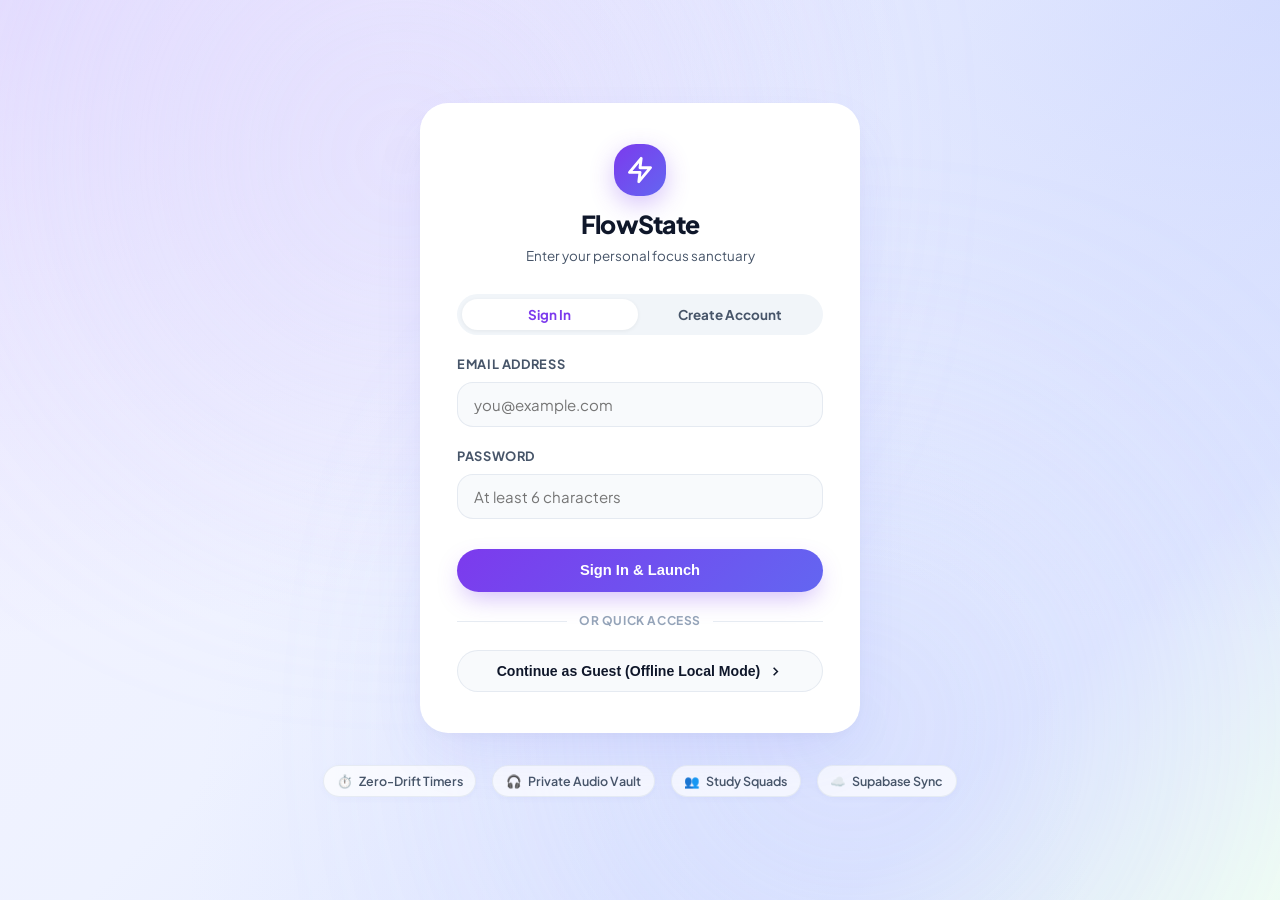
<file: index.html>
<!DOCTYPE html>
<html lang="en">
<head>
  <meta charset="UTF-8">
  <meta name="viewport" content="width=device-width, initial-scale=1.0">
  <title>FlowState • Deep Work Focus Hub & Multiplayer Study Squad</title>
  <meta name="description" content="Clean, modern, light-themed focus tracking application inspired by soft pastel UI designs with violet glow gradients and floating cards.">
  <meta name="theme-color" content="#7c3aed">

  <!-- Modern Google Fonts: Plus Jakarta Sans, Inter, JetBrains Mono -->
  <link rel="preconnect" href="https://fonts.googleapis.com">
  <link rel="preconnect" href="https://fonts.gstatic.com" crossorigin>
  <link href="https://fonts.googleapis.com/css2?family=Plus+Jakarta+Sans:wght@400;500;600;700;800&family=Inter:wght@400;500;600;700&family=JetBrains+Mono:wght@500;700;800&display=swap" rel="stylesheet">

  <!-- FlowState Stylesheets -->
  <link rel="stylesheet" href="css/main.css">
  <link rel="stylesheet" href="css/timer.css">
  <link rel="stylesheet" href="css/audio.css">
  <link rel="stylesheet" href="css/squad.css">
  <link rel="stylesheet" href="css/analytics.css">

  <!-- ⚡ Auth Guard: Redirect unauthenticated users to login before app renders -->
  <script>
    (function () {
      // Check for an active Supabase session in localStorage
      // Supabase stores tokens under keys like: sb-<project-ref>-auth-token
      function isAuthenticated() {
        // Guest pass: if user explicitly chose guest mode in this tab session
        if (sessionStorage.getItem('flowstate_guest_pass') === '1') return true;
        // Supabase token check across all localStorage keys
        for (let i = 0; i < localStorage.length; i++) {
          const key = localStorage.key(i);
          if (key && key.includes('-auth-token')) {
            try {
              const val = JSON.parse(localStorage.getItem(key));
              if (val && val.access_token) return true;
            } catch (e) {}
          }
        }
        return false;
      }

      if (!isAuthenticated()) {
        // Not on login page already — redirect now before any render
        window.location.replace('login.html');
      }
    })();
  </script>
</head>
<body>
  <!-- Top-Level Offline & Deep Focus Active Banner -->
  <div id="offline-mode-banner" role="status" aria-live="polite">
    <svg width="16" height="16" viewBox="0 0 24 24" fill="none" stroke="currentColor" stroke-width="2.5"><polygon points="13 2 3 14 12 14 11 22 21 10 12 10 13 2"></polygon></svg>
    <span id="offline-banner-text">Offline Mode Active — Focus sessions are safely recorded in local queue</span>
  </div>

  <!-- Service Worker Update Available Notification -->
  <div id="sw-update-banner" role="alert">
    <span>A new FlowState version is available!</span>
    <div style="display: flex; gap: 0.5rem;">
      <button class="btn-sw-reload" id="btn-sw-reload">Update Now</button>
      <button class="btn-sw-dismiss" id="btn-sw-dismiss">Later</button>
    </div>
  </div>

  <div id="app-container">
    <!-- Ambient Pastel Lighting Glows -->
    <div class="ambient-glow ambient-glow-1"></div>
    <div class="ambient-glow ambient-glow-2"></div>

    <!-- Top Navigation Bar -->
    <header class="top-nav">
      <a href="#" class="brand-container" id="brand-logo-link">
        <div class="brand-logo">
          <svg viewBox="0 0 24 24" fill="none" stroke="currentColor" stroke-width="2.5" stroke-linecap="round" stroke-linejoin="round">
            <polygon points="13 2 3 14 12 14 11 22 21 10 12 10 13 2"></polygon>
          </svg>
        </div>
        <div class="brand-text">Flow<span>State</span></div>
      </a>

      <!-- Center View Tabs -->
      <nav class="nav-tabs">
        <button class="tab-btn active" data-view="timer" id="tab-nav-timer">
          <svg width="15" height="15" viewBox="0 0 24 24" fill="none" stroke="currentColor" stroke-width="2"><circle cx="12" cy="12" r="10"></circle><polyline points="12 6 12 12 16 14"></polyline></svg>
          <span>Focus Hub</span>
        </button>
        <button class="tab-btn" data-view="squad" id="tab-nav-squad">
          <svg width="15" height="15" viewBox="0 0 24 24" fill="none" stroke="currentColor" stroke-width="2"><path d="M17 21v-2a4 4 0 0 0-4-4H5a4 4 0 0 0-4 4v2"></path><circle cx="9" cy="7" r="4"></circle><path d="M23 21v-2a4 4 0 0 0-3-3.87"></path><path d="M16 3.13a4 4 0 0 1 0 7.75"></path></svg>
          <span>Study Squad</span>
          <span class="tab-badge" id="squad-active-pill">Solo</span>
        </button>
        <button class="tab-btn" data-view="analytics" id="tab-nav-analytics">
          <svg width="15" height="15" viewBox="0 0 24 24" fill="none" stroke="currentColor" stroke-width="2"><line x1="18" y1="20" x2="18" y2="10"></line><line x1="12" y1="20" x2="12" y2="4"></line><line x1="6" y1="20" x2="6" y2="14"></line></svg>
          <span>Analytics</span>
        </button>
      </nav>

      <!-- Right Navigation Actions -->
      <div class="nav-actions">
        <!-- Network Status Badge -->
        <div class="network-status-badge" id="network-status-badge" title="Network & Focus Mode Status">
          <span class="net-status-dot" id="net-status-dot"></span>
          <span class="net-status-label" id="net-status-label">Online</span>
        </div>

        <button class="icon-btn" id="btn-open-cloud-sync" title="Supabase Database & Realtime Sync" style="display: none;">
          <svg width="18" height="18" viewBox="0 0 24 24" fill="none" stroke="currentColor" stroke-width="2"><path d="M17.5 19H9a7 7 0 1 1 6.71-9h1.79a4.5 4.5 0 1 1 0 9Z"></path></svg>
        </button>
        <button class="nav-auth-btn" id="btn-auth-user" title="Account & Profile">
          <img id="auth-user-nav-avatar" src="" alt="Avatar" class="nav-avatar-mini" style="display: none;" />
          <svg width="15" height="15" viewBox="0 0 24 24" fill="none" stroke="currentColor" stroke-width="2"><path d="M20 21v-2a4 4 0 0 0-4-4H8a4 4 0 0 0-4 4v2"></path><circle cx="12" cy="7" r="4"></circle></svg>
          <span id="auth-user-btn-label">Sign In</span>
        </button>
        <button class="icon-btn" id="btn-open-help" title="Keyboard Shortcuts & Guide">
          <svg width="18" height="18" viewBox="0 0 24 24" fill="none" stroke="currentColor" stroke-width="2"><circle cx="12" cy="12" r="10"></circle><path d="M9.09 9a3 3 0 0 1 5.83 1c0 2-3 3-3 3"></path><line x1="12" y1="17" x2="12.01" y2="17"></line></svg>
        </button>
      </div>
    </header>

    <!-- Main Viewport Area -->
    <main class="main-content">
      
      <!-- ===================================================================
           VIEW 1: FOCUS DASHBOARD (RESPONSIVE 3-COLUMN LAYOUT)
           =================================================================== -->
      <section id="view-timer" class="view-section active">
        <div class="dashboard-3col-grid">

          <!-- ─────────────────────────────────────────────────────────────
               LEFT COLUMN: SQUADS & AUDIO
               ───────────────────────────────────────────────────────────── -->
          <div class="dashboard-col">
            
            <!-- 1. Focus Soundscape Card -->
            <div class="floating-card soundscape-card">
              <div class="card-header-row">
                <div class="card-title-group">
                  <div class="card-title-icon">
                    <svg width="18" height="18" viewBox="0 0 24 24" fill="none" stroke="currentColor" stroke-width="2"><path d="M9 18V5l12-2v13"></path><circle cx="6" cy="18" r="3"></circle><circle cx="18" cy="16" r="3"></circle></svg>
                  </div>
                  <div>
                    <h2 class="card-title">Focus Soundscape</h2>
                    <div class="card-subtitle" id="audio-now-playing-title">Warm Brown Noise</div>
                  </div>
                </div>

                <div style="display: flex; gap: 0.35rem;">
                  <button class="btn-audio-mini" id="btn-audio-mute-toggle" title="Mute/Unmute [M]">
                    <svg width="16" height="16" viewBox="0 0 24 24" fill="none" stroke="currentColor" stroke-width="2"><polygon points="11 5 6 9 2 9 2 15 6 15 11 19 11 5"></polygon><path d="M15.54 8.46a5 5 0 0 1 0 7.07"></path></svg>
                  </button>
                  <button class="btn-audio-mini" id="btn-audio-play-toggle" title="Play/Pause Focus Sound">
                    <svg width="16" height="16" viewBox="0 0 24 24" fill="currentColor">
                      <polygon points="5 3 19 12 5 21 5 3"></polygon>
                    </svg>
                  </button>
                </div>
              </div>

              <!-- Ambient Sound Picker Presets -->
              <div class="sound-presets-row" id="sound-presets-container">
                <button class="preset-chip active" data-preset="brown">
                  <span>☕ Brown Noise</span>
                </button>
                <button class="preset-chip" data-preset="lofi">
                  <span>🎹 Lo-Fi Chords</span>
                </button>
                <button class="preset-chip" data-preset="rain">
                  <span>🌧️ Rain & Storm</span>
                </button>
                <button class="preset-chip" data-preset="pink">
                  <span>🌊 Nature Pink</span>
                </button>
                <button class="preset-chip" data-preset="binaural_gamma">
                  <span>⚡ 40Hz Gamma</span>
                </button>
                <button class="preset-chip" data-preset="binaural_beta">
                  <span>🧠 14Hz Beta</span>
                </button>
                <button class="preset-chip btn-custom-music-chip" id="btn-open-custom-music" title="Manage 100% Private Local Audio">
                  <svg width="12" height="12" viewBox="0 0 24 24" fill="none" stroke="currentColor" stroke-width="2.5"><path d="M12 5v14M5 12h14"></path></svg>
                  <span>Custom (Private)</span>
                  <span class="custom-badge-pill" id="custom-track-count-badge">0</span>
                </button>
              </div>

              <!-- Volume Slider & Visualizer -->
              <div class="audio-slider-row">
                <div class="volume-container">
                  <svg width="14" height="14" viewBox="0 0 24 24" fill="none" stroke="var(--text-dim)" stroke-width="2"><polygon points="11 5 6 9 2 9 2 15 6 15 11 19 11 5"></polygon></svg>
                  <input type="range" class="volume-slider" id="audio-volume-slider" min="0" max="1" step="0.01" value="0.6" />
                </div>
                <canvas id="audio-visualizer-canvas" class="visualizer-canvas" width="90" height="20"></canvas>
              </div>
            </div>

            <!-- 2. Study Squads & Leaderboard Card -->
            <div class="floating-card">
              <div class="card-header-row">
                <div class="card-title-group">
                  <div class="card-title-icon">
                    <svg width="18" height="18" viewBox="0 0 24 24" fill="none" stroke="currentColor" stroke-width="2"><path d="M17 21v-2a4 4 0 0 0-4-4H5a4 4 0 0 0-4 4v2"></path><circle cx="9" cy="7" r="4"></circle></svg>
                  </div>
                  <div>
                    <h2 class="card-title">Study Squad</h2>
                    <div class="card-subtitle">
                      <span id="squad-banner-name">Personal Space</span> •
                      <span class="room-code-badge" id="squad-room-code-badge" title="Squad status">Solo</span>
                    </div>
                  </div>
                </div>

                <button class="btn-secondary btn-sm" id="btn-open-squad-modal" style="padding: 0.35rem 0.75rem;">
                  <span id="squad-open-modal-text">Join / Create</span>
                </button>
              </div>

              <!-- Live Member Presence Avatars -->
              <div style="margin-bottom: 1.25rem;">
                <div class="section-title-row" style="margin-bottom: 0.5rem;">
                  <span style="font-size: 0.78rem; font-weight: 700; text-transform: uppercase; color: var(--text-dim);">Live Presence</span>
                  <span style="font-size: 0.74rem; color: var(--accent-emerald); font-weight: 700;">● Active Now</span>
                </div>
                <div class="presence-grid" id="squad-presence-cards-grid">
                  <!-- Populated by squad-engine.js -->
                </div>
              </div>

              <!-- Weekly Competition Leaderboard Table -->
              <div>
                <div class="section-title-row" style="margin-bottom: 0.5rem;">
                  <span style="font-size: 0.78rem; font-weight: 700; text-transform: uppercase; color: var(--text-dim);">Leaderboard</span>
                  <div class="leaderboard-filters" id="leaderboard-filters-bar">
                    <button class="lb-filter-btn active" data-filter="today">Today</button>
                    <button class="lb-filter-btn" data-filter="week">Week</button>
                    <button class="lb-filter-btn" data-filter="all">All</button>
                  </div>
                </div>
                <div class="leaderboard-list" id="squad-leaderboard-list">
                  <!-- Populated by squad-engine.js -->
                </div>
              </div>

            </div>

          </div>

          <!-- ─────────────────────────────────────────────────────────────
               CENTER COLUMN: MAIN FOCUS HUB
               ───────────────────────────────────────────────────────────── -->
          <div class="dashboard-col">
            
            <!-- 1. Header: Greeting, Streak Badge & Status Bar Aesthetic -->
            <div class="center-header-bar">
              <div class="user-greeting-box">
                <img src="https://images.unsplash.com/photo-1535713875002-d1d0cf377fde?w=100&auto=format&fit=crop&q=80" alt="Profile" class="user-avatar-circle" id="user-profile-avatar" style="cursor: pointer;" title="Click to view profile or sign in" />
                <div>
                  <h1 class="greeting-name" id="user-greeting-heading">Welcome Back!</h1>
                  <p class="greeting-sub">Ready to enter your personal focus flow?</p>
                </div>
              </div>

              <div style="display: flex; align-items: center; gap: 0.75rem;">
                <div class="streak-pill-badge" id="center-streak-badge">
                  <span>🔥</span>
                  <span id="stat-streak-val">7 Days Streak</span>
                </div>
                <div class="status-bar-pill" id="device-status-time" title="Status Bar Time">
                  <svg width="12" height="12" viewBox="0 0 24 24" fill="none" stroke="currentColor" stroke-width="2"><circle cx="12" cy="12" r="10"></circle><polyline points="12 6 12 12 16 14"></polyline></svg>
                  <span id="status-clock-text">9:41 AM</span>
                </div>
              </div>
            </div>

            <!-- 2. Key Metrics Cards Row -->
            <div class="key-metrics-row">
              <!-- Metric 1: Today's Focus Time with Progress Ring -->
              <div class="metric-mini-card">
                <div class="metric-ring-wrap">
                  <svg viewBox="0 0 36 36">
                    <path class="ring-bg" stroke-width="3.5" d="M18 2.0845 a 15.9155 15.9155 0 0 1 0 31.831 a 15.9155 15.9155 0 0 1 0 -31.831" fill="none" stroke="#e2e8f0" />
                    <path stroke-dasharray="46, 100" stroke-width="3.5" stroke-linecap="round" d="M18 2.0845 a 15.9155 15.9155 0 0 1 0 31.831 a 15.9155 15.9155 0 0 1 0 -31.831" fill="none" stroke="url(#timerGradient)" />
                  </svg>
                  <span class="metric-ring-center-icon">🎯</span>
                </div>
                <div class="metric-details">
                  <span class="metric-label">Today's Focus</span>
                  <span class="metric-val" id="stat-today-val">2.3h / 5h</span>
                  <span class="metric-sub" id="stat-today-sub">46% of goal clocked</span>
                </div>
              </div>

              <!-- Metric 2: Tasks & Sessions Completed -->
              <div class="metric-mini-card">
                <div class="metric-ring-wrap">
                  <svg viewBox="0 0 36 36">
                    <path class="ring-bg" stroke-width="3.5" d="M18 2.0845 a 15.9155 15.9155 0 0 1 0 31.831 a 15.9155 15.9155 0 0 1 0 -31.831" fill="none" stroke="#e2e8f0" />
                    <path stroke-dasharray="75, 100" stroke-width="3.5" stroke-linecap="round" d="M18 2.0845 a 15.9155 15.9155 0 0 1 0 31.831 a 15.9155 15.9155 0 0 1 0 -31.831" fill="none" stroke="#10b981" />
                  </svg>
                  <span class="metric-ring-center-icon">✅</span>
                </div>
                <div class="metric-details">
                  <span class="metric-label">Completed Sessions</span>
                  <span class="metric-val" id="stat-sessions-val">16</span>
                  <span class="metric-sub" style="color: var(--accent-violet);">Avg 48m per session</span>
                </div>
              </div>
            </div>

            <!-- 3. Focus Timer Card -->
            <div class="timer-display-card" id="timer-display-card">
              <div class="timer-halo"></div>

              <!-- Mode Switcher Pill -->
              <div class="timer-mode-switcher" style="margin-bottom: 0.85rem; z-index: 2;">
                <button class="mode-toggle-btn active" id="mode-pomo-btn">
                  <svg width="14" height="14" viewBox="0 0 24 24" fill="none" stroke="currentColor" stroke-width="2"><circle cx="12" cy="12" r="10"></circle><polyline points="12 6 12 12 16 14"></polyline></svg>
                  <span>Pomodoro</span>
                </button>
                <button class="mode-toggle-btn" id="mode-stopwatch-btn">
                  <svg width="14" height="14" viewBox="0 0 24 24" fill="none" stroke="currentColor" stroke-width="2"><circle cx="12" cy="13" r="8"></circle><path d="M12 9v4l2 2"></path><path d="M5 3 2 6"></path><path d="m22 6-3-3"></path><path d="M12 2v2"></path></svg>
                  <span>Stopwatch</span>
                </button>
              </div>

              <!-- Pomodoro Sub-phases -->
              <div class="pomo-phases" id="pomo-phases-bar" style="margin-bottom: 1rem; z-index: 2;">
                <button class="phase-pill active" id="phase-work-btn">Focus (25m)</button>
                <button class="phase-pill" id="phase-short-btn">Short Break (5m)</button>
                <button class="phase-pill" id="phase-long-btn">Long Break (15m)</button>
              </div>

              <!-- Circular Clock Ring -->
              <div class="timer-ring-wrapper">
                <svg class="timer-ring-svg" viewBox="0 0 340 340">
                  <defs>
                    <linearGradient id="timerGradient" x1="0%" y1="0%" x2="100%" y2="100%">
                      <stop offset="0%" stop-color="#7c3aed" />
                      <stop offset="100%" stop-color="#6366f1" />
                    </linearGradient>
                  </defs>
                  <circle class="ring-bg" cx="170" cy="170" r="150"></circle>
                  <circle class="ring-progress" id="timer-progress-ring" cx="170" cy="170" r="150"></circle>
                </svg>

                <!-- Central Clock Info -->
                <div class="timer-center-info">
                  <!-- Task Goal Selector Pill -->
                  <div class="active-task-pill" id="active-task-pill" title="Click to edit task goal">
                    <span class="active-tag-badge">#Coding</span>
                    <span style="max-width: 150px; overflow:hidden; text-overflow:ellipsis;">Developing FlowState Web App</span>
                    <svg width="11" height="11" viewBox="0 0 24 24" fill="none" stroke="currentColor" stroke-width="2"><path d="M11 4H4a2 2 0 0 0-2 2v14a2 2 0 0 0 2 2h14a2 2 0 0 0 2-2v-7"></path><path d="M18.5 2.5a2.121 2.121 0 0 1 3 3L12 15l-4 1 1-4 9.5-9.5z"></path></svg>
                  </div>

                  <div class="timer-clock" id="timer-clock-display">25:00</div>

                  <div class="timer-sublabel" id="timer-sublabel-text">
                    <span class="status-dot"></span>
                    <span>Deep Focus Session</span>
                  </div>
                </div>
              </div>

              <!-- Timer Controls Bar -->
              <div class="timer-controls-bar">
                <button class="btn-timer-secondary" id="btn-timer-reset" title="Reset Session [R]">
                  <svg width="18" height="18" viewBox="0 0 24 24" fill="none" stroke="currentColor" stroke-width="2"><path d="M3 12a9 9 0 1 0 9-9 9.75 9.75 0 0 0-6.74 2.74L3 8"></path><path d="M3 3v5h5"></path></svg>
                </button>

                <button class="btn-timer-primary" id="btn-timer-play" title="Start/Pause [Space]">
                  <svg width="26" height="26" viewBox="0 0 24 24" fill="currentColor">
                    <polygon points="5 3 19 12 5 21 5 3"></polygon>
                  </svg>
                </button>

                <button class="btn-timer-secondary" id="btn-timer-skip" title="Skip Phase">
                  <svg width="18" height="18" viewBox="0 0 24 24" fill="none" stroke="currentColor" stroke-width="2"><polygon points="5 4 15 12 5 20 5 4"></polygon><line x1="19" y1="5" x2="19" y2="19"></line></svg>
                </button>

                <button class="btn-timer-secondary" id="btn-timer-fullscreen" title="Distraction-Free Zen Mode [F]">
                  <svg width="18" height="18" viewBox="0 0 24 24" fill="none" stroke="currentColor" stroke-width="2"><polyline points="15 3 21 3 21 9"></polyline><polyline points="9 21 3 21 3 15"></polyline><line x1="21" y1="3" x2="14" y2="10"></line><line x1="3" y1="21" x2="10" y2="14"></line></svg>
                </button>
              </div>

              <!-- Integrated "Work Done Summary" Reflection Field -->
              <div class="timer-reflection-box">
                <div class="timer-reflection-header">
                  <span class="timer-reflection-label">
                    <svg width="13" height="13" viewBox="0 0 24 24" fill="none" stroke="currentColor" stroke-width="2"><path d="M12 20h9"></path><path d="M16.5 3.5a2.121 2.121 0 0 1 3 3L7 19l-4 1 1-4L16.5 3.5z"></path></svg>
                    <span>Work Done Summary</span>
                  </span>
                  <button class="btn-log-session" id="btn-direct-log-session" title="Complete and log this focus session">
                    <svg width="14" height="14" viewBox="0 0 24 24" fill="none" stroke="currentColor" stroke-width="2"><polyline points="20 6 9 17 4 12"></polyline></svg>
                    <span>Finish & Log</span>
                  </button>
                </div>
                <textarea class="timer-reflection-input" id="timer-quick-reflection" rows="2" placeholder="Brief notes on what you achieved during this focus block..."></textarea>
              </div>

              <!-- Hotkey Hints -->
              <div class="hotkey-hints">
                <span><span class="hotkey-badge">Space</span> Start/Pause</span>
                <span><span class="hotkey-badge">R</span> Reset</span>
                <span><span class="hotkey-badge">F</span> Zen Fullscreen</span>
                <span><span class="hotkey-badge">D</span> Deep Focus</span>
              </div>
            </div>

          </div>

          <!-- ─────────────────────────────────────────────────────────────
               RIGHT COLUMN: SCHEDULE & OFFLINE CONTROLS
               ───────────────────────────────────────────────────────────── -->
          <div class="dashboard-col">
            
            <!-- 1. Focus Schedule & Log Card -->
            <div class="floating-card schedule-card">
              <div class="card-header-row">
                <div class="card-title-group">
                  <div class="card-title-icon">
                    <svg width="18" height="18" viewBox="0 0 24 24" fill="none" stroke="currentColor" stroke-width="2"><rect x="3" y="4" width="18" height="18" rx="2" ry="2"></rect><line x1="16" y1="2" x2="16" y2="6"></line><line x1="8" y1="2" x2="8" y2="6"></line><line x1="3" y1="10" x2="21" y2="10"></line></svg>
                  </div>
                  <div>
                    <h2 class="card-title">Focus Schedule</h2>
                    <div class="card-subtitle" id="current-calendar-month-text">September 2026</div>
                  </div>
                </div>

                <span style="font-size: 0.74rem; font-weight: 700; color: var(--accent-violet);">Today</span>
              </div>

              <!-- Calendar Week Strip (Sat to Fri dates) -->
              <div class="calendar-week-strip" id="calendar-week-strip">
                <button class="calendar-day-btn" data-day="Sat" data-date="29">
                  <span class="day-name">Sat</span>
                  <span class="day-num">29</span>
                </button>
                <button class="calendar-day-btn" data-day="Sun" data-date="30">
                  <span class="day-name">Sun</span>
                  <span class="day-num">30</span>
                </button>
                <button class="calendar-day-btn" data-day="Mon" data-date="31">
                  <span class="day-name">Mon</span>
                  <span class="day-num">31</span>
                </button>
                <button class="calendar-day-btn" data-day="Tue" data-date="1">
                  <span class="day-name">Tue</span>
                  <span class="day-num">1</span>
                </button>
                <button class="calendar-day-btn" data-day="Wed" data-date="2">
                  <span class="day-name">Wed</span>
                  <span class="day-num">2</span>
                </button>
                <button class="calendar-day-btn" data-day="Thu" data-date="3">
                  <span class="day-name">Thu</span>
                  <span class="day-num">3</span>
                </button>
                <button class="calendar-day-btn active has-event" data-day="Fri" data-date="4">
                  <span class="day-name">Fri</span>
                  <span class="day-num">4</span>
                </button>
              </div>

              <!-- Interactive Timeline with Logged Study Sessions -->
              <div>
                <div class="section-title-row" style="margin-bottom: 0.65rem;">
                  <span style="font-size: 0.78rem; font-weight: 700; text-transform: uppercase; color: var(--text-dim);">Session Timeline</span>
                  <span style="font-size: 0.72rem; color: var(--text-muted);">Logged Today</span>
                </div>

                <div class="timeline-container" id="schedule-timeline-container">
                  <!-- Dynamically populated / Default sessions -->
                  <div class="timeline-item">
                    <div class="timeline-track-col">
                      <div class="timeline-dot dot-cyan"></div>
                      <div class="timeline-line"></div>
                    </div>
                    <div class="timeline-content-card">
                      <div class="timeline-meta-row">
                        <span class="timeline-time-badge">11:00 AM</span>
                        <span class="timeline-duration-badge">45m</span>
                      </div>
                      <div class="timeline-task-title">
                        <span class="timeline-tag-pill">#FinancialLiteracy</span>
                        <span>Portfolio Allocation & Risk Models</span>
                      </div>
                    </div>
                  </div>

                  <div class="timeline-item">
                    <div class="timeline-track-col">
                      <div class="timeline-dot dot-emerald"></div>
                      <div class="timeline-line"></div>
                    </div>
                    <div class="timeline-content-card">
                      <div class="timeline-meta-row">
                        <span class="timeline-time-badge">01:30 PM</span>
                        <span class="timeline-duration-badge">50m</span>
                      </div>
                      <div class="timeline-task-title">
                        <span class="timeline-tag-pill">#Coding</span>
                        <span>Architecting Supabase Realtime</span>
                      </div>
                    </div>
                  </div>

                  <div class="timeline-item">
                    <div class="timeline-track-col">
                      <div class="timeline-dot"></div>
                    </div>
                    <div class="timeline-content-card">
                      <div class="timeline-meta-row">
                        <span class="timeline-time-badge">03:45 PM</span>
                        <span class="timeline-duration-badge">30m</span>
                      </div>
                      <div class="timeline-task-title">
                        <span class="timeline-tag-pill">#Design</span>
                        <span>Soft Pastel UI System & Components</span>
                      </div>
                    </div>
                  </div>
                </div>
              </div>

            </div>

            <!-- 2. Offline Deep Focus Widget & Sync Queue Engine -->
            <div class="floating-card" style="display: flex; flex-direction: column; gap: 1rem;">
              <div class="card-header-row" style="margin-bottom: 0;">
                <div class="card-title-group">
                  <div class="card-title-icon" id="offline-focus-icon">
                    <svg width="18" height="18" viewBox="0 0 24 24" fill="none" stroke="currentColor" stroke-width="2"><path d="M12 22s8-4 8-10V5l-8-3-8 3v7c0 6 8 10 8 10z"></path></svg>
                  </div>
                  <div>
                    <h2 class="card-title" id="offline-focus-title">Offline Deep Focus</h2>
                    <div class="card-subtitle" id="offline-focus-sub">Distraction shield off — Squad feeds live</div>
                  </div>
                </div>

                <label class="toggle-switch" id="offline-focus-toggle-label" title="Toggle Offline Deep Focus Mode">
                  <input type="checkbox" id="offline-focus-toggle" aria-label="Toggle Offline Deep Focus Mode" />
                  <span class="toggle-track">
                    <span class="toggle-thumb"></span>
                  </span>
                </label>
              </div>

              <!-- Sync Queue Status Bar -->
              <div class="sync-queue-bar" id="sync-queue-bar" style="display: none; flex-direction: column; align-items: stretch; gap: 0.5rem;">
                <div style="display: flex; align-items: center; justify-content: space-between; width: 100%;">
                  <div style="display: flex; align-items: center; gap: 0.45rem;">
                    <svg width="14" height="14" viewBox="0 0 24 24" fill="none" stroke="currentColor" stroke-width="2"><polyline points="1 4 1 10 7 10"></polyline><path d="M3.51 15a9 9 0 1 0 .49-3.51"></path></svg>
                    <span id="sync-queue-text">0 sessions queued for sync</span>
                  </div>
                  <button class="btn-sync-now" id="btn-sync-now" title="Sync now to Supabase">Sync Now</button>
                </div>
                <div class="sync-progress-bar-wrap" id="sync-progress-bar-wrap">
                  <div class="sync-progress-bar" id="sync-progress-bar"></div>
                </div>
              </div>

              <div style="font-size: 0.74rem; color: var(--text-dim); line-height: 1.4;">
                🛡️ Silences multiplayer feeds and queues logs locally until reconnect.
              </div>
            </div>

          </div>

        </div>
      </section>

      <!-- ===================================================================
           VIEW 2: MULTIPLAYER STUDY SQUAD & COMPETITIONS (DEEP DIVE VIEW)
           =================================================================== -->
      <section id="view-squad" class="view-section">
        <!-- Distraction Shield Overlay (shown in Deep Focus mode) -->
        <div class="distraction-shield" id="distraction-shield">
          <div class="shield-inner">
            <div class="shield-icon">
              <svg width="40" height="40" viewBox="0 0 24 24" fill="none" stroke="currentColor" stroke-width="1.8"><path d="M12 22s8-4 8-10V5l-8-3-8 3v7c0 6 8 10 8 10z"></path></svg>
            </div>
            <h2 class="shield-title">Offline Deep Focus Active</h2>
            <p class="shield-sub">Squad feeds, leaderboards & live nudges are silenced.<br>Your timer, audio & local tasks are running normally.</p>
            <button class="btn-shield-disable" id="btn-disable-shield">
              <svg width="15" height="15" viewBox="0 0 24 24" fill="none" stroke="currentColor" stroke-width="2"><circle cx="12" cy="12" r="10"></circle><line x1="12" y1="8" x2="12" y2="12"></line><line x1="12" y1="16" x2="12.01" y2="16"></line></svg>
              Disable Shield & Reconnect
            </button>
          </div>
        </div>

        <!-- Squad Banner -->
        <div class="squad-banner">
          <div class="squad-title-box">
            <div class="squad-badge-icon" id="squad-banner-icon">⚡</div>
            <div>
              <h1 class="squad-name" id="squad-deep-view-name">Personal Space</h1>
              <div class="squad-meta-row">
                <span>Room Code:</span>
                <span class="room-code-badge" id="squad-deep-code-badge">Solo Mode</span>
                <span id="squad-deep-members-count">• Private Focus</span>
              </div>
            </div>
          </div>
        </div>

        <!-- Squad Main Layout Grid -->
        <div class="squad-layout-grid">
          <div>
            <!-- Group Challenges -->
            <div class="floating-card" style="margin-bottom: 1.5rem;">
              <div class="section-title-row">
                <h2 class="section-title">
                  <svg width="18" height="18" viewBox="0 0 24 24" fill="none" stroke="var(--accent-violet)" stroke-width="2"><polygon points="12 2 15.09 8.26 22 9.27 17 14.14 18.18 21.02 12 17.77 5.82 21.02 7 14.14 2 9.27 8.91 8.26 12 2"></polygon></svg>
                  <span>Team Challenges & Sprints</span>
                </h2>
              </div>
              <div class="challenges-container" id="squad-challenges-container">
                <!-- Populated by squad-engine.js -->
              </div>
            </div>
          </div>

          <div>
            <!-- Activity Stream -->
            <div class="floating-card">
              <div class="section-title-row">
                <h2 class="section-title">
                  <span>⚡ Activity Stream</span>
                </h2>
                <span style="font-size: 0.75rem; color: var(--text-dim);">Recent Finishes</span>
              </div>
              <div class="activity-feed-list" id="squad-activity-feed-list">
                <!-- Populated by squad-engine.js -->
              </div>
            </div>
          </div>
        </div>
      </section>

      <!-- ===================================================================
           VIEW 3: ANALYTICS & LOGS DASHBOARD
           =================================================================== -->
      <section id="view-analytics" class="view-section">
        <div class="analytics-container">
          
          <!-- Stat Cards Row -->
          <div class="stats-overview-grid">
            <div class="stat-card">
              <div class="stat-icon-box stat-icon-cyan">🎯</div>
              <div class="stat-meta">
                <span class="stat-label">Daily Goal Focus</span>
                <span class="stat-value">2.3h / 5h</span>
                <span class="stat-subtext">46% of target clocked</span>
              </div>
            </div>

            <div class="stat-card">
              <div class="stat-icon-box stat-icon-amber">🔥</div>
              <div class="stat-meta">
                <span class="stat-label">Current Streak</span>
                <span class="stat-value">7 Days</span>
                <span class="stat-subtext">Consistently in flow state</span>
              </div>
            </div>

            <div class="stat-card">
              <div class="stat-icon-box stat-icon-violet">⏱️</div>
              <div class="stat-meta">
                <span class="stat-label">Lifetime Deep Work</span>
                <span class="stat-value" id="stat-total-val">50.6h</span>
                <span class="stat-subtext">All verified sessions</span>
              </div>
            </div>

            <div class="stat-card">
              <div class="stat-icon-box stat-icon-emerald">📚</div>
              <div class="stat-meta">
                <span class="stat-label">Completed Sessions</span>
                <span class="stat-value">16</span>
                <span class="stat-subtext">Avg 48m per session</span>
              </div>
            </div>
          </div>

          <!-- Charts Row -->
          <div class="charts-grid">
            <div class="chart-card">
              <div class="chart-header">
                <h3 class="chart-title">Weekly Focus Distribution</h3>
                <span style="font-size: 0.8rem; color: var(--text-dim);">Last 7 Days (Hours)</span>
              </div>
              <div class="chart-canvas-wrapper" id="weekly-bar-chart-container">
                <!-- SVG injected by analytics-engine.js -->
              </div>
            </div>

            <div class="chart-card">
              <div class="chart-header">
                <h3 class="chart-title">Focus by Category</h3>
                <span style="font-size: 0.8rem; color: var(--text-dim);">Tags %</span>
              </div>
              <div class="chart-canvas-wrapper" id="donut-chart-container">
                <!-- SVG injected by analytics-engine.js -->
              </div>
            </div>
          </div>

          <!-- Time Logs & History Table -->
          <div class="logs-section-card">
            <div class="logs-toolbar">
              <div class="search-filter-group">
                <input type="text" id="table-search-input" class="table-search-input" placeholder="Search sessions or task notes..." />
                <select id="table-tag-filter" class="tag-select-filter">
                  <option value="ALL">All Tags</option>
                  <option value="#Coding">#Coding</option>
                  <option value="#Math">#Math</option>
                  <option value="#Reading">#Reading</option>
                  <option value="#Writing">#Writing</option>
                  <option value="#Design">#Design</option>
                  <option value="#Research">#Research</option>
                </select>
              </div>

              <div class="export-actions">
                <button class="btn-export" id="btn-export-csv" title="Export session history as CSV">
                  <svg width="14" height="14" viewBox="0 0 24 24" fill="none" stroke="currentColor" stroke-width="2"><path d="M21 15v4a2 2 0 0 1-2 2H5a2 2 0 0 1-2-2v-4"></path><polyline points="7 10 12 15 17 10"></polyline><line x1="12" y1="15" x2="12" y2="3"></line></svg>
                  <span>Export CSV</span>
                </button>
                <button class="btn-export" id="btn-export-json" title="Export raw JSON data">
                  <svg width="14" height="14" viewBox="0 0 24 24" fill="none" stroke="currentColor" stroke-width="2"><path d="M14 2H6a2 2 0 0 0-2 2v16a2 2 0 0 0 2 2h12a2 2 0 0 0 2-2V8z"></path><polyline points="14 2 14 8 20 8"></polyline><line x1="16" y1="13" x2="8" y2="13"></line><line x1="16" y1="17" x2="8" y2="17"></line><polyline points="10 9 9 9 8 9"></polyline></svg>
                  <span>JSON</span>
                </button>
              </div>
            </div>

            <div class="logs-table-wrapper">
              <table class="logs-table">
                <thead>
                  <tr>
                    <th>Date & Time</th>
                    <th>Task Target</th>
                    <th>Category</th>
                    <th>Duration</th>
                    <th>Completed Work</th>
                    <th>Rating</th>
                    <th style="text-align: right;">Action</th>
                  </tr>
                </thead>
                <tbody id="history-table-body">
                  <!-- Dynamically populated by analytics-engine.js -->
                </tbody>
              </table>
            </div>
          </div>

        </div>
      </section>

    </main>

    <!-- ===================================================================
         DISTRACTION-FREE FULL-SCREEN FOCUS MODE
         =================================================================== -->
    <div id="fullscreen-focus-view">
      <div class="fs-aura-center"></div>

      <div class="fs-clock" id="fs-clock-display">25:00</div>

      <div class="fs-task">
        <span class="fs-tag" id="fs-active-tag-badge">#Coding</span>
        <span id="fs-active-task-text">Developing FlowState Web App</span>
      </div>

      <button class="fs-exit-hint" id="fs-exit-button">
        Press <span class="hotkey-badge">Esc</span> or Click to Exit Fullscreen Focus
      </button>
    </div>

    <!-- ===================================================================
         MODALS
         =================================================================== -->

    <!-- Pre-Session Goal Modal -->
    <div class="modal-overlay" id="pre-session-modal">
      <div class="modal-box">
        <div class="modal-header">
          <h3 class="modal-title">Set Session Intent</h3>
          <button class="modal-close" id="btn-close-pre-modal">&times;</button>
        </div>
        <div class="form-group">
          <label class="form-label" for="pre-task-input">What are you focusing on?</label>
          <input type="text" id="pre-task-input" class="form-input" placeholder="e.g. Build authentication middleware, Read Ch. 4..." />
        </div>
        <div class="form-group">
          <label class="form-label">Category Tag</label>
          <div class="tag-pills" id="pre-tag-pills">
            <span class="tag-pill active" data-tag="#Coding">#Coding</span>
            <span class="tag-pill" data-tag="#Math">#Math</span>
            <span class="tag-pill" data-tag="#Writing">#Writing</span>
            <span class="tag-pill" data-tag="#Reading">#Reading</span>
            <span class="tag-pill" data-tag="#Design">#Design</span>
            <span class="tag-pill" data-tag="#Research">#Research</span>
          </div>
        </div>
        <div style="display: flex; justify-content: flex-end; gap: 0.75rem; margin-top: 1.5rem;">
          <button class="btn-primary" id="btn-save-pre-task">Save Target & Focus</button>
        </div>
      </div>
    </div>

    <!-- Post-Session Reflection Modal -->
    <div class="modal-overlay" id="post-session-modal">
      <div class="modal-box">
        <div class="modal-header">
          <h3 class="modal-title">Session Completed! 🎉</h3>
          <button class="modal-close" id="btn-close-post-modal">&times;</button>
        </div>
        <div style="margin-bottom: 1.25rem;">
          <div id="post-session-task-title" style="font-weight: 800; color: var(--text-heading); font-size: 1.15rem;">#Coding • Task</div>
          <div style="color: var(--accent-violet); font-family: var(--font-mono); font-size: 0.95rem; font-weight: 700; margin-top: 2px;" id="post-session-duration">25 minutes</div>
        </div>
        <div class="form-group">
          <label class="form-label" for="post-reflection-input">Summary of Work Done</label>
          <textarea id="post-reflection-input" class="form-textarea" rows="3" placeholder="e.g. Closed PR #24, reviewed 15 pages, fixed the cache invalidation bug..."></textarea>
        </div>
        <div class="form-group">
          <label class="form-label">Focus & Productivity Rating</label>
          <div style="display: flex; gap: 0.5rem; font-size: 1.8rem; cursor: pointer; color: #f59e0b;">
            <span class="star-rating-btn" data-value="1">★</span>
            <span class="star-rating-btn" data-value="2">★</span>
            <span class="star-rating-btn" data-value="3">★</span>
            <span class="star-rating-btn" data-value="4">★</span>
            <span class="star-rating-btn" data-value="5">★</span>
          </div>
        </div>
        <div style="display: flex; justify-content: space-between; align-items: center; margin-top: 1.5rem;">
          <button class="btn-secondary" id="btn-discard-post-session">Discard</button>
          <button class="btn-primary" id="btn-save-post-session">Log Focus Session</button>
        </div>
      </div>
    </div>

    <!-- Squad Manage Modal (Create / Join) -->
    <div class="modal-overlay" id="squad-manage-modal">
      <div class="modal-box">
        <div class="modal-header">
          <h3 class="modal-title">Study Squad Hub</h3>
          <button class="modal-close" id="btn-close-squad-modal">&times;</button>
        </div>

        <!-- Current Status Banner -->
        <div id="squad-current-status-box" style="padding: 0.85rem 1rem; border-radius: 0.85rem; background: rgba(243, 244, 246, 0.7); border: 1px solid #E5E7EB; margin-bottom: 1.25rem;">
          <div style="font-size: 0.72rem; font-weight: 700; text-transform: uppercase; color: var(--text-dim); margin-bottom: 0.25rem;">Current Mode</div>
          <div style="display: flex; align-items: center; justify-content: space-between; gap: 0.75rem;">
            <div>
              <div id="squad-status-mode-title" style="font-weight: 700; color: #1E1B4B; font-size: 0.92rem;">🧘 Personal Space (Solo)</div>
              <div id="squad-status-mode-sub" style="font-size: 0.76rem; color: #64748B;">Private focus space • No multiplayer distractions</div>
            </div>
            <button class="btn-secondary btn-sm" id="btn-leave-squad-action" style="display: none; color: #DC2626; border-color: #FCA5A5; font-size: 0.75rem; white-space: nowrap;">
              Leave Squad
            </button>
          </div>
        </div>

        <div class="form-group">
          <label class="form-label">Create New Study Squad</label>
          <div style="display: flex; gap: 0.5rem;">
            <input type="text" id="input-new-squad-name" class="form-input" placeholder="e.g. Stanford AI Lab, Night Owls" />
            <button class="btn-primary" id="btn-create-squad-action" style="white-space: nowrap;">Create</button>
          </div>
        </div>
        <div style="text-align: center; color: var(--text-dim); margin: 1rem 0; font-size: 0.8rem; font-weight: 700;">— OR JOIN BY CODE —</div>
        <div class="form-group">
          <label class="form-label">Enter Room Code</label>
          <div style="display: flex; gap: 0.5rem;">
            <input type="text" id="input-join-squad-code" class="form-input" placeholder="e.g. FLOW-7749" style="text-transform: uppercase;" />
            <button class="btn-secondary" id="btn-join-squad-action" style="white-space: nowrap;">Join</button>
          </div>
        </div>
      </div>
    </div>

    <!-- Supabase Cloud Sync Modal -->
    <div class="modal-overlay" id="supabase-sync-modal">
      <div class="modal-box">
        <div class="modal-header">
          <h3 class="modal-title">Supabase Database & Realtime Sync</h3>
          <button class="modal-close" id="btn-close-supabase-modal">&times;</button>
        </div>
        <div style="font-size: 0.86rem; color: var(--text-muted); margin-bottom: 1.25rem; line-height: 1.5;">
          Connect your free Supabase project to push focus sessions to PostgreSQL and subscribe to live multiplayer presence channels.
          <div style="margin-top: 0.5rem;" id="supabase-status-indicator">
            <span style="color: var(--accent-violet); font-weight: 700;">● Local Fallback Mode (Active)</span>
          </div>
        </div>
        <div class="form-group">
          <label class="form-label" for="input-supabase-url">Supabase Project URL</label>
          <input type="text" id="input-supabase-url" class="form-input" value="https://ntybhertbxnibbrgncuj.supabase.co" placeholder="https://your-project.supabase.co" />
        </div>
        <div class="form-group">
          <label class="form-label" for="input-supabase-key">Supabase Anon (Public) Key</label>
          <input type="password" id="input-supabase-key" class="form-input" value="sb_publishable_NavP4oysvqn0fng1venY8Q_SUQhSxd5" placeholder="eyJhbGciOiJIUzI1NiIsInR5cCI6IkpXVCJ9..." />
        </div>
        <div style="display: flex; justify-content: space-between; align-items: center; margin-top: 1.5rem;">
          <button class="btn-danger" id="btn-disconnect-supabase">Use Offline Mode</button>
          <button class="btn-primary" id="btn-test-supabase">Connect & Sync</button>
        </div>
      </div>
    </div>

    <!-- Zero-Knowledge Custom Music Manager Modal -->
    <div class="modal-overlay" id="custom-music-modal">
      <div class="modal-box modal-box-large">
        <div class="modal-header">
          <div style="display: flex; align-items: center; gap: 0.75rem;">
            <div class="privacy-shield-icon">
              <svg width="20" height="20" viewBox="0 0 24 24" fill="none" stroke="currentColor" stroke-width="2"><path d="M12 22s8-4 8-10V5l-8-3-8 3v7c0 6 8 10 8 10z"></path></svg>
            </div>
            <div>
              <h3 class="modal-title">Private Audio Vault</h3>
              <span class="privacy-subtitle">100% Client-Side • Stored in IndexedDB • Zero Cloud Uploads</span>
            </div>
          </div>
          <button class="modal-close" id="btn-close-custom-music-modal">&times;</button>
        </div>

        <!-- Storage Meter Card -->
        <div class="storage-meter-card" id="custom-storage-meter-card">
          <div class="storage-meter-header">
            <span class="storage-label">Local Browser Storage</span>
            <span class="storage-stat" id="custom-storage-stat-text">0 tracks • 0.0 MB</span>
          </div>
          <div class="storage-progress-track">
            <div class="storage-progress-bar" id="custom-storage-bar" style="width: 0%;"></div>
          </div>
          <div class="storage-meter-note" id="custom-storage-quota-text">Quota usage: Safe • Data never leaves this device</div>
        </div>

        <!-- Dual Mode Input: Upload Local File OR External Stream -->
        <div class="custom-input-section">
          <div class="audio-dropzone" id="audio-dropzone">
            <input type="file" id="audio-file-input" accept=".mp3,.wav,.ogg,.flac,.m4a,audio/*" multiple style="display: none;" />
            <div class="dropzone-icon">
              <svg width="32" height="32" viewBox="0 0 24 24" fill="none" stroke="currentColor" stroke-width="1.8"><path d="M21 15v4a2 2 0 0 1-2 2H5a2 2 0 0 1-2-2v-4"></path><polyline points="17 8 12 3 7 8"></polyline><line x1="12" y1="3" x2="12" y2="15"></line></svg>
            </div>
            <div class="dropzone-title">Drag & Drop Audio Files Here</div>
            <div class="dropzone-sub">Supports .mp3, .wav, .ogg, .flac, .m4a</div>
            <button class="btn-secondary btn-sm" id="btn-browse-audio-files" style="margin-top: 0.5rem;">Browse Local Files</button>
          </div>

          <div class="stream-input-card">
            <div class="stream-card-title">
              <svg width="15" height="15" viewBox="0 0 24 24" fill="none" stroke="currentColor" stroke-width="2"><circle cx="12" cy="12" r="2"></circle><path d="M16.24 7.76a6 6 0 0 1 0 8.49m-8.48-.01a6 6 0 0 1 0-8.49m11.31-2.82a10 10 0 0 1 0 14.14m-14.14 0a10 10 0 0 1 0-14.14"></path></svg>
              <span>Add Web Audio Stream URL</span>
            </div>
            <div class="stream-inputs-row">
              <input type="text" id="input-stream-name" class="form-input" placeholder="Stream Title (e.g. Lofi Station)" style="flex: 1;" />
              <input type="url" id="input-stream-url" class="form-input" placeholder="https://stream-url.mp3" style="flex: 1.5;" />
              <button class="btn-primary btn-sm" id="btn-add-stream-track" style="white-space: nowrap;">Add Stream</button>
            </div>
          </div>
        </div>

        <div class="custom-playlist-header">
          <h4>My Private Library</h4>
          <span class="playlist-counter" id="playlist-count-badge">0 tracks</span>
        </div>

        <div class="custom-tracks-list" id="custom-tracks-list">
          <!-- Dynamically populated -->
        </div>
      </div>
    </div>

    <!-- Shortcuts & Guide Modal -->
    <div class="modal-overlay" id="shortcuts-help-modal">
      <div class="modal-box">
        <div class="modal-header">
          <h3 class="modal-title">Keyboard Shortcuts & Guide</h3>
          <button class="modal-close" id="btn-close-help-modal">&times;</button>
        </div>
        <div style="display: flex; flex-direction: column; gap: 0.75rem; font-size: 0.9rem;">
          <div style="display: flex; justify-content: space-between;">
            <span>Start / Pause Timer</span>
            <span class="hotkey-badge">Space</span>
          </div>
          <div style="display: flex; justify-content: space-between;">
            <span>Reset Timer</span>
            <span class="hotkey-badge">R</span>
          </div>
          <div style="display: flex; justify-content: space-between;">
            <span>Toggle Fullscreen Focus Mode</span>
            <span class="hotkey-badge">F</span>
          </div>
          <div style="display: flex; justify-content: space-between;">
            <span>Mute / Unmute Focus Audio</span>
            <span class="hotkey-badge">M</span>
          </div>
          <div style="display: flex; justify-content: space-between;">
            <span>Toggle Offline Deep Focus Shield</span>
            <span class="hotkey-badge">D</span>
          </div>
          <div style="display: flex; justify-content: space-between;">
            <span>Exit Fullscreen / Close Modals</span>
            <span class="hotkey-badge">Esc</span>
          </div>
        </div>
      </div>
    </div>

    <!-- ===================================================================
         SUPABASE AUTHENTICATION & USER PROFILE MODAL
         =================================================================== -->
    <div class="modal-overlay" id="auth-modal">
      <div class="modal-box" style="max-width: 440px;">
        <div class="modal-header">
          <h3 class="modal-title" id="auth-modal-title">Sign In to FlowState</h3>
          <button class="modal-close" id="btn-close-auth-modal">&times;</button>
        </div>

        <!-- Alert Message Box -->
        <div id="auth-alert-message" class="auth-alert" style="display: none;"></div>

        <!-- 1. GUEST / NOT LOGGED IN VIEW -->
        <div id="auth-guest-view">
          <!-- Tabs (Sign In / Create Account) -->
          <div class="auth-tabs">
            <button class="auth-tab-btn active" id="auth-tab-signin" type="button">Sign In</button>
            <button class="auth-tab-btn" id="auth-tab-signup" type="button">Create Account</button>
          </div>

          <form id="auth-form">
            <!-- Name field (shown on Sign Up tab) -->
            <div class="form-group" id="auth-name-group" style="display: none;">
              <label class="form-label" for="auth-input-name">Your Full Name</label>
              <input type="text" id="auth-input-name" class="form-input" placeholder="e.g. Alex Morgan" />
            </div>

            <div class="form-group">
              <label class="form-label" for="auth-input-email">Email Address</label>
              <input type="email" id="auth-input-email" class="form-input" placeholder="you@example.com" required />
            </div>

            <div class="form-group">
              <label class="form-label" for="auth-input-password">Password</label>
              <input type="password" id="auth-input-password" class="form-input" placeholder="At least 6 characters" minlength="6" required />
            </div>

            <button type="submit" class="btn-primary" id="btn-auth-submit" style="width: 100%; margin-top: 0.5rem;">
              Sign In
            </button>

            <div style="text-align: center; margin-top: 1rem;">
              <button type="button" class="link-btn" id="btn-continue-guest" style="background: none; border: none; font-size: 0.82rem; color: var(--text-muted); cursor: pointer; text-decoration: underline;">
                Continue as Guest (Offline Local Mode)
              </button>
            </div>
          </form>
        </div>

        <!-- 2. AUTHENTICATED / LOGGED IN VIEW -->
        <div id="auth-profile-view" style="display: none;">
          <div class="profile-card-inner">
            <img src="" alt="Profile Avatar" class="profile-large-avatar" id="auth-profile-avatar-img" />
            <h4 class="profile-user-name" id="auth-profile-name">Focus User</h4>
            <span class="profile-user-email" id="auth-profile-email">user@flowstate.local</span>
            <div class="profile-badge">⚡ Supabase Cloud Sync Active</div>
          </div>

          <div style="display: flex; gap: 0.75rem; margin-top: 1.5rem;">
            <button type="button" class="btn-danger" id="btn-auth-signout" style="width: 100%;">
              <svg width="15" height="15" viewBox="0 0 24 24" fill="none" stroke="currentColor" stroke-width="2"><path d="M9 21H5a2 2 0 0 1-2-2V5a2 2 0 0 1 2-2h4"></path><polyline points="16 17 21 12 16 7"></polyline><line x1="21" y1="12" x2="9" y2="12"></line></svg>
              <span>Sign Out</span>
            </button>
          </div>
        </div>

      </div>
    </div>

    <!-- Toast Container -->
    <div id="toast-container"></div>

  </div>

  <!-- Scripts -->
  <script type="module" src="js/app.js"></script>

  <!-- PWA Service Worker Registration & Lifecycle Management -->
  <script>
    if ('serviceWorker' in navigator) {
      window.addEventListener('load', async () => {
        try {
          const reg = await navigator.serviceWorker.register('/sw.js', { scope: '/' });
          console.log('✅ FlowState Service Worker registered, scope:', reg.scope);

          if ('sync' in reg) {
            try {
              await reg.sync.register('flowstate-offline-sync');
              console.log('🔄 Background Sync registered');
            } catch (syncErr) {
              console.warn('Background sync registration notice:', syncErr.message);
            }
          }

          const swBanner = document.getElementById('sw-update-banner');
          const reloadBtn = document.getElementById('btn-sw-reload');
          const dismissBtn = document.getElementById('btn-sw-dismiss');

          let newWorker = null;
          function showUpdateBar(worker) {
            newWorker = worker;
            if (swBanner) swBanner.classList.add('visible');
          }

          if (reg.waiting) showUpdateBar(reg.waiting);

          reg.addEventListener('updatefound', () => {
            const installing = reg.installing;
            if (!installing) return;
            installing.addEventListener('statechange', () => {
              if (installing.state === 'installed' && navigator.serviceWorker.controller) {
                showUpdateBar(installing);
              }
            });
          });

          reloadBtn?.addEventListener('click', () => {
            if (newWorker) newWorker.postMessage({ type: 'SKIP_WAITING' });
            if (swBanner) swBanner.classList.remove('visible');
            window.location.reload();
          });

          dismissBtn?.addEventListener('click', () => {
            if (swBanner) swBanner.classList.remove('visible');
          });

          let refreshing = false;
          navigator.serviceWorker.addEventListener('controllerchange', () => {
            if (!refreshing) {
              refreshing = true;
              window.location.reload();
            }
          });
        } catch (err) {
          console.warn('Service Worker registration skipped:', err.message);
        }
      });
    }
  </script>
</body>
</html>
</file>
<file: css/main.css>
/* ==========================================================================
   FlowState - Soft Pastel Modern Light Design System
   Inspired by soft pastel UI designs: violet/purple glow gradients,
   rounded floating cards, and clean typography.
   ========================================================================== */

:root {
  /* Color Tokens - Soft Pastel Palette */
  --bg-base: #f6f5ff;
  --bg-gradient: linear-gradient(135deg, #f5f3ff 0%, #eef2ff 45%, #e0e7ff 80%, #f0fdf4 100%);
  --bg-subtle-mesh: radial-gradient(at 0% 0%, rgba(196, 181, 253, 0.35) 0px, transparent 50%),
                    radial-gradient(at 100% 0%, rgba(165, 180, 252, 0.3) 0px, transparent 50%),
                    radial-gradient(at 50% 100%, rgba(199, 210, 254, 0.25) 0px, transparent 50%);
  
  /* Card Surfaces - Pure Floating White */
  --surface-card: #ffffff;
  --surface-card-subtle: #f8fafc;
  --surface-card-hover: #fcfcfd;
  --surface-glass: rgba(255, 255, 255, 0.88);
  --surface-glass-active: rgba(255, 255, 255, 0.95);
  --surface-modal: #ffffff;
  
  /* Borders & Shadows */
  --border-subtle: rgba(226, 232, 240, 0.85);
  --border-card: rgba(255, 255, 255, 0.9);
  --border-focus: rgba(124, 58, 237, 0.45);
  --card-shadow: 0 16px 36px -12px rgba(99, 102, 241, 0.08), 0 2px 8px rgba(0, 0, 0, 0.02);
  --card-shadow-hover: 0 24px 48px -12px rgba(124, 58, 237, 0.12), 0 4px 12px rgba(0, 0, 0, 0.03);
  --card-shadow-lg: 0 30px 60px -15px rgba(99, 102, 241, 0.14), 0 8px 24px rgba(0, 0, 0, 0.04);
  --glow-violet: 0 10px 25px -5px rgba(124, 58, 237, 0.35);

  /* Accents */
  --accent-violet: #7c3aed;
  --accent-violet-light: #8b5cf6;
  --accent-violet-bg: #f5f3ff;
  --accent-violet-border: #ddd6fe;
  --accent-indigo: #6366f1;
  --accent-indigo-bg: #eef2ff;
  --accent-cyan: #0284c7;
  --accent-cyan-bg: #e0f2fe;
  --accent-emerald: #059669;
  --accent-emerald-bg: #ecfdf5;
  --accent-amber: #d97706;
  --accent-amber-bg: #fffbeb;
  --accent-rose: #e11d48;
  --accent-rose-bg: #fff1f2;

  /* Typography Colors - Deep Slate & Navy */
  --text-main: #1e1b4b;       /* Deep indigo slate */
  --text-heading: #0f172a;    /* Crisp dark slate */
  --text-muted: #475569;      /* Medium slate */
  --text-dim: #94a3b8;        /* Subtle slate */
  --text-inverse: #ffffff;

  /* Fonts */
  --font-sans: 'Plus Jakarta Sans', 'Inter', -apple-system, BlinkMacSystemFont, 'Segoe UI', Roboto, sans-serif;
  --font-mono: 'JetBrains Mono', 'Space Grotesk', monospace;
  --font-heading: 'Plus Jakarta Sans', 'Inter', sans-serif;

  /* Geometry */
  --header-height: 68px;
  --max-width: 1440px;
  --radius-sm: 10px;
  --radius-md: 16px;
  --radius-lg: 22px;
  --radius-3xl: 28px;
  --radius-full: 9999px;

  /* Transitions */
  --transition-fast: 0.16s ease;
  --transition-smooth: 0.28s cubic-bezier(0.16, 1, 0.3, 1);
}

/* Reset & Box Sizing */
*, *::before, *::after {
  box-sizing: border-box;
  margin: 0;
  padding: 0;
}

html, body {
  width: 100%;
  height: 100%;
  background-color: var(--bg-base);
  background-image: var(--bg-subtle-mesh), var(--bg-gradient);
  background-attachment: fixed;
  color: var(--text-main);
  font-family: var(--font-sans);
  -webkit-font-smoothing: antialiased;
  -moz-osx-font-smoothing: grayscale;
  line-height: 1.5;
  overflow-x: hidden;
}

/* Custom Scrollbar */
::-webkit-scrollbar {
  width: 7px;
  height: 7px;
}
::-webkit-scrollbar-track {
  background: rgba(241, 245, 249, 0.6);
}
::-webkit-scrollbar-thumb {
  background: rgba(148, 163, 184, 0.4);
  border-radius: 9999px;
}
::-webkit-scrollbar-thumb:hover {
  background: rgba(124, 58, 237, 0.4);
}

/* Top-Level Offline & Deep Focus Active Banner */
#offline-mode-banner {
  display: none;
  align-items: center;
  justify-content: center;
  gap: 0.6rem;
  background: linear-gradient(135deg, #7c3aed, #6366f1);
  color: #ffffff;
  padding: 0.65rem 1.25rem;
  font-size: 0.86rem;
  font-weight: 600;
  letter-spacing: -0.01em;
  box-shadow: 0 4px 16px rgba(124, 58, 237, 0.25);
  position: relative;
  z-index: 100;
  animation: slideDownBanner 0.3s ease;
}

#offline-mode-banner.visible {
  display: flex;
}

@keyframes slideDownBanner {
  from { transform: translateY(-100%); }
  to { transform: translateY(0); }
}

/* Service Worker Update Available Notification */
#sw-update-banner {
  display: none;
  position: fixed;
  top: 1.25rem;
  right: 1.25rem;
  z-index: 9999;
  background: #ffffff;
  border: 1px solid rgba(124, 58, 237, 0.2);
  border-radius: var(--radius-md);
  box-shadow: var(--card-shadow-lg);
  padding: 0.85rem 1.25rem;
  align-items: center;
  gap: 1rem;
  font-size: 0.88rem;
  font-weight: 600;
  color: var(--text-heading);
  animation: slideInRight 0.3s ease;
}

#sw-update-banner.visible {
  display: flex;
}

@keyframes slideInRight {
  from { opacity: 0; transform: translateX(20px); }
  to { opacity: 1; transform: translateX(0); }
}

.btn-sw-reload {
  background: linear-gradient(135deg, var(--accent-violet), var(--accent-indigo));
  color: #fff;
  border: none;
  padding: 0.4rem 0.9rem;
  border-radius: var(--radius-full);
  font-size: 0.8rem;
  font-weight: 700;
  cursor: pointer;
}

.btn-sw-dismiss {
  background: #f1f5f9;
  color: var(--text-muted);
  border: none;
  padding: 0.4rem 0.8rem;
  border-radius: var(--radius-full);
  font-size: 0.8rem;
  cursor: pointer;
}

/* App Container */
#app-container {
  display: flex;
  flex-direction: column;
  min-height: 100vh;
  position: relative;
}

/* Ambient Pastel Lighting Glows */
.ambient-glow {
  position: fixed;
  width: 550px;
  height: 550px;
  border-radius: 50%;
  filter: blur(140px);
  pointer-events: none;
  z-index: 0;
  opacity: 0.45;
  transition: opacity var(--transition-smooth);
}
.ambient-glow-1 {
  top: -120px;
  left: 10%;
  background: rgba(221, 214, 254, 0.7); /* soft violet */
}
.ambient-glow-2 {
  bottom: -100px;
  right: 12%;
  background: rgba(199, 210, 254, 0.6); /* soft indigo */
}

/* ==========================================================================
   Top Navigation Bar
   ========================================================================== */
.top-nav {
  position: sticky;
  top: 0;
  z-index: 50;
  height: var(--header-height);
  background: rgba(255, 255, 255, 0.82);
  backdrop-filter: blur(20px);
  -webkit-backdrop-filter: blur(20px);
  border-bottom: 1px solid rgba(226, 232, 240, 0.8);
  display: flex;
  align-items: center;
  justify-content: space-between;
  padding: 0 2rem;
  box-shadow: 0 4px 20px -5px rgba(99, 102, 241, 0.05);
}

.brand-container {
  display: flex;
  align-items: center;
  gap: 0.75rem;
  text-decoration: none;
  color: var(--text-heading);
  font-family: var(--font-heading);
  font-weight: 800;
  font-size: 1.35rem;
  letter-spacing: -0.03em;
}

.brand-logo {
  width: 38px;
  height: 38px;
  background: linear-gradient(135deg, var(--accent-violet), var(--accent-indigo));
  border-radius: var(--radius-md);
  display: flex;
  align-items: center;
  justify-content: center;
  box-shadow: 0 4px 14px rgba(124, 58, 237, 0.3);
}

.brand-logo svg {
  width: 20px;
  height: 20px;
  color: #ffffff;
}

.brand-text span {
  background: linear-gradient(135deg, var(--accent-violet), var(--accent-indigo));
  -webkit-background-clip: text;
  -webkit-text-fill-color: transparent;
}

/* Center Tabs Navigation */
.nav-tabs {
  display: flex;
  align-items: center;
  gap: 0.35rem;
  background: rgba(241, 245, 249, 0.85);
  padding: 0.3rem 0.35rem;
  border-radius: var(--radius-full);
  border: 1px solid rgba(226, 232, 240, 0.9);
}

.tab-btn {
  background: transparent;
  border: none;
  outline: none;
  color: var(--text-muted);
  font-size: 0.88rem;
  font-weight: 600;
  padding: 0.45rem 1.1rem;
  border-radius: var(--radius-full);
  cursor: pointer;
  display: flex;
  align-items: center;
  gap: 0.5rem;
  transition: all var(--transition-fast);
}

.tab-btn:hover {
  color: var(--text-heading);
  background: rgba(255, 255, 255, 0.65);
}

.tab-btn.active {
  color: var(--accent-violet);
  background: #ffffff;
  box-shadow: 0 2px 8px rgba(99, 102, 241, 0.12);
  font-weight: 700;
}

.tab-badge {
  background: var(--accent-violet-bg);
  color: var(--accent-violet);
  border: 1px solid var(--accent-violet-border);
  font-size: 0.72rem;
  padding: 2px 7px;
  border-radius: 999px;
  font-weight: 700;
}

/* Nav Actions Right */
.nav-actions {
  display: flex;
  align-items: center;
  gap: 0.75rem;
}

/* Network Status Badge */
.network-status-badge {
  display: flex;
  align-items: center;
  gap: 0.45rem;
  padding: 0.35rem 0.85rem;
  background: var(--accent-emerald-bg);
  border: 1px solid rgba(16, 185, 129, 0.25);
  border-radius: var(--radius-full);
  font-size: 0.8rem;
  font-weight: 700;
  color: var(--accent-emerald);
  transition: all var(--transition-fast);
}

.net-status-dot {
  width: 7px;
  height: 7px;
  border-radius: 50%;
  background: var(--accent-emerald);
  box-shadow: 0 0 8px rgba(16, 185, 129, 0.5);
}

.network-status-badge.offline {
  background: var(--accent-amber-bg);
  border-color: rgba(217, 119, 6, 0.3);
  color: var(--accent-amber);
}
.network-status-badge.offline .net-status-dot {
  background: var(--accent-amber);
  box-shadow: 0 0 8px rgba(217, 119, 6, 0.5);
}

.network-status-badge.shielded {
  background: var(--accent-violet-bg);
  border-color: var(--accent-violet-border);
  color: var(--accent-violet);
}
.network-status-badge.shielded .net-status-dot {
  background: var(--accent-violet);
  box-shadow: 0 0 8px rgba(124, 58, 237, 0.5);
}

.icon-btn {
  background: #ffffff;
  border: 1px solid var(--border-subtle);
  color: var(--text-muted);
  width: 40px;
  height: 40px;
  border-radius: var(--radius-md);
  display: flex;
  align-items: center;
  justify-content: center;
  cursor: pointer;
  box-shadow: 0 2px 6px rgba(0, 0, 0, 0.03);
  transition: all var(--transition-fast);
}

.icon-btn:hover {
  color: var(--accent-violet);
  border-color: var(--accent-violet-border);
  box-shadow: 0 4px 12px rgba(124, 58, 237, 0.12);
  transform: translateY(-1px);
}

/* ==========================================================================
   Main Content & Responsive 3-Column Layout
   ========================================================================== */
.main-content {
  flex: 1;
  max-width: var(--max-width);
  width: 100%;
  margin: 0 auto;
  padding: 1.75rem 1.5rem 3.5rem;
  position: relative;
  z-index: 10;
}

.view-section {
  display: none;
  animation: fadeIn 0.25s ease;
}

.view-section.active {
  display: block;
}

@keyframes fadeIn {
  from { opacity: 0; transform: translateY(6px); }
  to { opacity: 1; transform: translateY(0); }
}

/* The Responsive 3-Column Focus Dashboard Grid */
.dashboard-3col-grid {
  display: grid;
  grid-template-columns: 310px minmax(460px, 1fr) 310px;
  gap: 1.75rem;
  align-items: start;
}

@media (max-width: 1240px) {
  .dashboard-3col-grid {
    grid-template-columns: 290px minmax(380px, 1fr) 290px;
    gap: 1.25rem;
  }
}

@media (max-width: 1020px) {
  .dashboard-3col-grid {
    grid-template-columns: 1fr;
    gap: 1.5rem;
  }
}

/* Column Wrappers */
.dashboard-col {
  display: flex;
  flex-direction: column;
  gap: 1.5rem;
}

/* Pure Floating White Cards */
.floating-card {
  background: var(--surface-card);
  border: 1px solid rgba(255, 255, 255, 0.9);
  border-radius: var(--radius-3xl);
  padding: 1.5rem;
  box-shadow: var(--card-shadow);
  transition: box-shadow var(--transition-fast), transform var(--transition-fast);
  position: relative;
  overflow: hidden;
}

.floating-card:hover {
  box-shadow: var(--card-shadow-hover);
}

/* Card Headers */
.card-header-row {
  display: flex;
  align-items: center;
  justify-content: space-between;
  margin-bottom: 1.25rem;
}

.card-title-group {
  display: flex;
  align-items: center;
  gap: 0.6rem;
}

.card-title-icon {
  width: 32px;
  height: 32px;
  border-radius: var(--radius-sm);
  background: var(--accent-violet-bg);
  color: var(--accent-violet);
  display: flex;
  align-items: center;
  justify-content: center;
}

.card-title {
  font-family: var(--font-heading);
  font-size: 1.1rem;
  font-weight: 700;
  color: var(--text-heading);
  letter-spacing: -0.02em;
}

.card-subtitle {
  font-size: 0.8rem;
  color: var(--text-muted);
}

/* Glass Card Fallback */
.glass-card {
  background: var(--surface-card);
  border: 1px solid rgba(255, 255, 255, 0.9);
  border-radius: var(--radius-3xl);
  padding: 1.5rem;
  box-shadow: var(--card-shadow);
  transition: box-shadow var(--transition-fast);
}

/* ==========================================================================
   Center Column Header: Greeting, Status Bar, Streak
   ========================================================================== */
.center-header-bar {
  display: flex;
  align-items: center;
  justify-content: space-between;
  background: var(--surface-card);
  border-radius: var(--radius-3xl);
  padding: 1rem 1.5rem;
  box-shadow: var(--card-shadow);
  border: 1px solid rgba(255, 255, 255, 0.85);
  margin-bottom: 0.25rem;
}

.status-bar-pill {
  display: inline-flex;
  align-items: center;
  gap: 0.5rem;
  background: var(--accent-indigo-bg);
  color: var(--accent-indigo);
  padding: 0.35rem 0.85rem;
  border-radius: var(--radius-full);
  font-family: var(--font-mono);
  font-size: 0.82rem;
  font-weight: 700;
  letter-spacing: 0.02em;
}

.user-greeting-box {
  display: flex;
  align-items: center;
  gap: 0.9rem;
}

.user-avatar-circle {
  width: 44px;
  height: 44px;
  border-radius: 50%;
  border: 2px solid #ffffff;
  box-shadow: 0 3px 10px rgba(124, 58, 237, 0.2);
  object-fit: cover;
}

.greeting-name {
  font-family: var(--font-heading);
  font-size: 1.25rem;
  font-weight: 800;
  color: var(--text-heading);
  line-height: 1.2;
}

.greeting-sub {
  font-size: 0.8rem;
  color: var(--text-muted);
}

.streak-pill-badge {
  display: inline-flex;
  align-items: center;
  gap: 0.4rem;
  background: linear-gradient(135deg, #fef3c7, #fee2e2);
  border: 1px solid #fde68a;
  color: #b45309;
  padding: 0.4rem 0.95rem;
  border-radius: var(--radius-full);
  font-weight: 800;
  font-size: 0.84rem;
  box-shadow: 0 2px 6px rgba(245, 158, 11, 0.15);
}

/* Key Metrics Cards Row */
.key-metrics-row {
  display: grid;
  grid-template-columns: 1fr 1fr;
  gap: 1rem;
}

.metric-mini-card {
  background: var(--surface-card);
  border-radius: var(--radius-lg);
  padding: 1.2rem 1.35rem;
  box-shadow: var(--card-shadow);
  border: 1px solid rgba(255, 255, 255, 0.9);
  display: flex;
  align-items: center;
  gap: 1rem;
}

.metric-ring-wrap {
  width: 52px;
  height: 52px;
  flex-shrink: 0;
  position: relative;
  display: flex;
  align-items: center;
  justify-content: center;
}

.metric-ring-wrap svg {
  transform: rotate(-90deg);
  width: 100%;
  height: 100%;
}

.metric-ring-center-icon {
  position: absolute;
  font-size: 1.15rem;
}

.metric-details {
  display: flex;
  flex-direction: column;
}

.metric-label {
  font-size: 0.75rem;
  font-weight: 700;
  text-transform: uppercase;
  letter-spacing: 0.04em;
  color: var(--text-dim);
}

.metric-val {
  font-family: var(--font-heading);
  font-size: 1.35rem;
  font-weight: 800;
  color: var(--text-heading);
  line-height: 1.2;
}

.metric-sub {
  font-size: 0.74rem;
  color: var(--accent-emerald);
  font-weight: 600;
}

/* ==========================================================================
   Buttons System
   ========================================================================== */
.btn-primary {
  background: linear-gradient(135deg, var(--accent-violet) 0%, var(--accent-indigo) 100%);
  color: #ffffff;
  font-weight: 700;
  border: none;
  border-radius: var(--radius-full);
  padding: 0.75rem 1.6rem;
  font-size: 0.92rem;
  cursor: pointer;
  display: inline-flex;
  align-items: center;
  justify-content: center;
  gap: 0.5rem;
  box-shadow: var(--glow-violet);
  transition: all var(--transition-fast);
}

.btn-primary:hover {
  transform: translateY(-2px);
  box-shadow: 0 14px 28px -4px rgba(124, 58, 237, 0.45);
}

.btn-primary:active {
  transform: translateY(0);
}

.btn-secondary {
  background: #f8fafc;
  color: var(--text-main);
  font-weight: 600;
  border: 1px solid var(--border-subtle);
  border-radius: var(--radius-full);
  padding: 0.7rem 1.4rem;
  font-size: 0.9rem;
  cursor: pointer;
  display: inline-flex;
  align-items: center;
  gap: 0.5rem;
  transition: all var(--transition-fast);
}

.btn-secondary:hover {
  background: #ffffff;
  border-color: var(--accent-violet-border);
  color: var(--accent-violet);
  box-shadow: 0 4px 12px rgba(99, 102, 241, 0.08);
}

.btn-danger {
  background: var(--accent-rose-bg);
  color: var(--accent-rose);
  border: 1px solid rgba(225, 29, 72, 0.2);
  border-radius: var(--radius-full);
  padding: 0.7rem 1.4rem;
  font-weight: 600;
  cursor: pointer;
  transition: all var(--transition-fast);
}

.btn-danger:hover {
  background: #ffe4e6;
  border-color: var(--accent-rose);
}

.btn-sm {
  padding: 0.45rem 0.95rem;
  font-size: 0.82rem;
}

/* ==========================================================================
   Modals - Clean Floating White & Glass Backdrop
   ========================================================================== */
.modal-overlay {
  position: fixed;
  inset: 0;
  background: rgba(15, 23, 42, 0.45);
  backdrop-filter: blur(8px);
  -webkit-backdrop-filter: blur(8px);
  display: flex;
  align-items: center;
  justify-content: center;
  z-index: 1000;
  opacity: 0;
  pointer-events: none;
  transition: opacity 0.22s ease;
  padding: 1.25rem;
}

.modal-overlay.active {
  opacity: 1;
  pointer-events: auto;
}

.modal-box {
  background: #ffffff;
  border: 1px solid rgba(255, 255, 255, 0.85);
  border-radius: var(--radius-3xl);
  width: 100%;
  max-width: 520px;
  box-shadow: var(--card-shadow-lg);
  padding: 2rem;
  transform: scale(0.96) translateY(10px);
  transition: transform 0.25s cubic-bezier(0.16, 1, 0.3, 1);
  color: var(--text-main);
}

.modal-box-large {
  max-width: 660px;
}

.modal-overlay.active .modal-box {
  transform: scale(1) translateY(0);
}

.modal-header {
  display: flex;
  align-items: center;
  justify-content: space-between;
  margin-bottom: 1.4rem;
}

.modal-title {
  font-family: var(--font-heading);
  font-size: 1.35rem;
  font-weight: 800;
  color: var(--text-heading);
  letter-spacing: -0.02em;
}

.modal-close {
  background: #f1f5f9;
  border: none;
  color: var(--text-muted);
  cursor: pointer;
  width: 32px;
  height: 32px;
  border-radius: 50%;
  display: flex;
  align-items: center;
  justify-content: center;
  font-size: 1.25rem;
  line-height: 1;
  transition: all var(--transition-fast);
}

.modal-close:hover {
  background: #e2e8f0;
  color: var(--text-heading);
}

/* Form Inputs */
.form-group {
  margin-bottom: 1.25rem;
}

.form-label {
  display: block;
  font-size: 0.8rem;
  font-weight: 700;
  color: var(--text-muted);
  margin-bottom: 0.5rem;
  text-transform: uppercase;
  letter-spacing: 0.05em;
}

.form-input, .form-textarea, .form-select {
  width: 100%;
  background: #f8fafc;
  border: 1px solid var(--border-subtle);
  border-radius: var(--radius-md);
  color: var(--text-heading);
  font-family: var(--font-sans);
  font-size: 0.94rem;
  padding: 0.75rem 1rem;
  outline: none;
  transition: all var(--transition-fast);
}

.form-input:focus, .form-textarea:focus, .form-select:focus {
  background: #ffffff;
  border-color: var(--accent-violet);
  box-shadow: 0 0 0 3px rgba(124, 58, 237, 0.15);
}

/* Tag Pills Selection */
.tag-pills {
  display: flex;
  flex-wrap: wrap;
  gap: 0.5rem;
}

.tag-pill {
  background: #f1f5f9;
  border: 1px solid transparent;
  color: var(--text-muted);
  font-size: 0.82rem;
  font-weight: 700;
  padding: 0.35rem 0.85rem;
  border-radius: var(--radius-full);
  cursor: pointer;
  transition: all var(--transition-fast);
}

.tag-pill:hover {
  background: #e2e8f0;
  color: var(--text-heading);
}

.tag-pill.active {
  background: var(--accent-violet-bg);
  border-color: var(--accent-violet-border);
  color: var(--accent-violet);
}

/* Toasts Container */
#toast-container {
  position: fixed;
  bottom: 2rem;
  right: 2rem;
  z-index: 10000;
  display: flex;
  flex-direction: column;
  gap: 0.75rem;
  pointer-events: none;
}

.toast {
  pointer-events: auto;
  background: #ffffff;
  color: var(--text-heading);
  border: 1px solid rgba(226, 232, 240, 0.9);
  border-radius: var(--radius-md);
  padding: 0.85rem 1.25rem;
  box-shadow: var(--card-shadow-lg);
  font-size: 0.88rem;
  font-weight: 600;
  display: flex;
  align-items: center;
  gap: 0.65rem;
  animation: toastIn 0.25s cubic-bezier(0.16, 1, 0.3, 1);
}

@keyframes toastIn {
  from { opacity: 0; transform: translateY(12px) scale(0.95); }
  to { opacity: 1; transform: translateY(0) scale(1); }
}

.toast-success {
  border-left: 4px solid var(--accent-emerald);
}
.toast-info {
  border-left: 4px solid var(--accent-violet);
}
.toast-warning {
  border-left: 4px solid var(--accent-amber);
}
.toast-error {
  border-left: 4px solid var(--accent-rose);
}

/* Hotkey Badge */
.hotkey-badge {
  background: #f1f5f9;
  border: 1px solid #cbd5e1;
  color: var(--text-muted);
  font-family: var(--font-mono);
  font-size: 0.72rem;
  font-weight: 700;
  padding: 2px 6px;
  border-radius: 4px;
}

/* ==========================================================================
   Supabase Authentication UI & Profile Styles
   ========================================================================== */
.nav-auth-btn {
  display: inline-flex;
  align-items: center;
  gap: 0.45rem;
  background: #ffffff;
  border: 1px solid var(--border-subtle);
  color: var(--text-heading);
  padding: 0.4rem 0.95rem;
  border-radius: var(--radius-full);
  font-family: var(--font-sans);
  font-size: 0.82rem;
  font-weight: 700;
  cursor: pointer;
  box-shadow: 0 1px 4px rgba(0, 0, 0, 0.03);
  transition: all var(--transition-fast);
}

.nav-auth-btn:hover {
  background: var(--accent-violet-bg);
  border-color: var(--accent-violet-border);
  color: var(--accent-violet);
  transform: translateY(-1px);
}

.nav-auth-btn.authenticated {
  background: var(--accent-violet-bg);
  border-color: var(--accent-violet-border);
  color: var(--accent-violet);
}

.nav-avatar-mini {
  width: 20px;
  height: 20px;
  border-radius: 50%;
  object-fit: cover;
}

/* Auth Tabs */
.auth-tabs {
  display: flex;
  background: #f1f5f9;
  padding: 0.3rem;
  border-radius: var(--radius-full);
  gap: 0.3rem;
  margin-bottom: 1.25rem;
}

.auth-tab-btn {
  flex: 1;
  background: transparent;
  border: none;
  font-family: var(--font-sans);
  font-size: 0.84rem;
  font-weight: 700;
  color: var(--text-muted);
  padding: 0.45rem;
  border-radius: var(--radius-full);
  cursor: pointer;
  transition: all var(--transition-fast);
}

.auth-tab-btn.active {
  background: #ffffff;
  color: var(--accent-violet);
  box-shadow: 0 1px 4px rgba(0, 0, 0, 0.06);
}

/* Auth Alert Messages */
.auth-alert {
  padding: 0.75rem 1rem;
  border-radius: var(--radius-md);
  font-size: 0.82rem;
  font-weight: 600;
  margin-bottom: 1rem;
}

.auth-alert-error {
  background: var(--accent-rose-bg);
  border: 1px solid rgba(225, 29, 72, 0.25);
  color: var(--accent-rose);
}

.auth-alert-success {
  background: var(--accent-emerald-bg);
  border: 1px solid rgba(5, 150, 105, 0.25);
  color: var(--accent-emerald);
}

/* Profile View Inside Modal */
.profile-card-inner {
  display: flex;
  flex-direction: column;
  align-items: center;
  text-align: center;
  padding: 1rem 0;
}

.profile-large-avatar {
  width: 72px;
  height: 72px;
  border-radius: 50%;
  object-fit: cover;
  border: 3px solid #ffffff;
  box-shadow: 0 6px 20px rgba(124, 58, 237, 0.25);
  margin-bottom: 0.85rem;
}

.profile-user-name {
  font-family: var(--font-heading);
  font-size: 1.3rem;
  font-weight: 800;
  color: var(--text-heading);
  line-height: 1.2;
}

.profile-user-email {
  font-size: 0.82rem;
  color: var(--text-muted);
  margin-top: 0.25rem;
}

.profile-badge {
  display: inline-flex;
  align-items: center;
  gap: 0.4rem;
  margin-top: 0.75rem;
  background: var(--accent-emerald-bg);
  border: 1px solid rgba(5, 150, 105, 0.25);
  color: var(--accent-emerald);
  padding: 0.35rem 0.85rem;
  border-radius: var(--radius-full);
  font-size: 0.78rem;
  font-weight: 700;
}
</file>
<file: css/timer.css>
/* ==========================================================================
   FlowState - Timer & Stopwatch Styles (Light Pastel Aesthetic)
   ========================================================================== */

.timer-section {
  display: flex;
  flex-direction: column;
  align-items: center;
  justify-content: center;
  width: 100%;
  margin: 0 auto;
  gap: 1.25rem;
}

/* Mode Switcher Pill (Pomodoro vs Flow Stopwatch) */
.timer-mode-switcher {
  display: flex;
  background: rgba(241, 245, 249, 0.9);
  border: 1px solid rgba(226, 232, 240, 0.9);
  padding: 0.35rem;
  border-radius: var(--radius-full);
  gap: 0.35rem;
  box-shadow: 0 2px 8px rgba(99, 102, 241, 0.05);
}

.mode-toggle-btn {
  background: transparent;
  border: none;
  outline: none;
  color: var(--text-muted);
  font-size: 0.88rem;
  font-weight: 700;
  padding: 0.45rem 1.15rem;
  border-radius: var(--radius-full);
  cursor: pointer;
  display: flex;
  align-items: center;
  gap: 0.45rem;
  transition: all var(--transition-fast);
}

.mode-toggle-btn:hover {
  color: var(--text-heading);
}

.mode-toggle-btn.active {
  background: #ffffff;
  color: var(--accent-violet);
  box-shadow: 0 2px 8px rgba(124, 58, 237, 0.15);
}

/* Pomodoro Sub-phases (Focus, Short Break, Long Break) */
.pomo-phases {
  display: flex;
  align-items: center;
  gap: 0.5rem;
}

.phase-pill {
  background: #ffffff;
  border: 1px solid var(--border-subtle);
  color: var(--text-muted);
  font-size: 0.8rem;
  font-weight: 700;
  padding: 0.35rem 0.95rem;
  border-radius: var(--radius-full);
  cursor: pointer;
  box-shadow: 0 1px 3px rgba(0, 0, 0, 0.02);
  transition: all var(--transition-fast);
}

.phase-pill:hover {
  border-color: var(--accent-violet-border);
  color: var(--accent-violet);
}

.phase-pill.active {
  border-color: var(--accent-violet);
  background: var(--accent-violet-bg);
  color: var(--accent-violet);
  box-shadow: 0 2px 8px rgba(124, 58, 237, 0.12);
}

.phase-pill.break-active {
  border-color: var(--accent-amber);
  background: var(--accent-amber-bg);
  color: var(--accent-amber);
}

/* Main Focus Timer Card & Progress Ring */
.timer-display-card {
  position: relative;
  width: 100%;
  display: flex;
  flex-direction: column;
  align-items: center;
  padding: 2.25rem 1.75rem 2rem;
  background: var(--surface-card);
  border: 1px solid rgba(255, 255, 255, 0.9);
  border-radius: var(--radius-3xl);
  box-shadow: var(--card-shadow);
  overflow: hidden;
  transition: box-shadow var(--transition-fast);
}

.timer-display-card:hover {
  box-shadow: var(--card-shadow-hover);
}

/* Soft Ambient Violet Halo behind Clock Ring */
.timer-halo {
  position: absolute;
  width: 320px;
  height: 320px;
  border-radius: 50%;
  background: radial-gradient(circle, rgba(196, 181, 253, 0.45) 0%, rgba(221, 214, 254, 0.15) 50%, transparent 70%);
  filter: blur(35px);
  opacity: 0.7;
  pointer-events: none;
  transition: opacity 0.5s ease, transform 0.5s ease;
}

.timer-running .timer-halo {
  opacity: 1;
  animation: pulsePastelHalo 4s ease-in-out infinite alternate;
}

@keyframes pulsePastelHalo {
  0% { transform: scale(0.96); opacity: 0.6; }
  100% { transform: scale(1.12); opacity: 0.95; }
}

/* SVG Circular Progress Ring */
.timer-ring-wrapper {
  position: relative;
  width: 300px;
  height: 300px;
  display: flex;
  align-items: center;
  justify-content: center;
}

.timer-ring-svg {
  width: 100%;
  height: 100%;
  transform: rotate(-90deg);
}

.ring-bg {
  stroke: #f1f5f9;
  stroke-width: 12;
  fill: transparent;
}

.ring-progress {
  stroke: url(#timerGradient);
  stroke-width: 12;
  stroke-linecap: round;
  fill: transparent;
  stroke-dasharray: 942; /* 2 * PI * 150 */
  stroke-dashoffset: 0;
  transition: stroke-dashoffset 0.35s linear;
  filter: drop-shadow(0 4px 10px rgba(124, 58, 237, 0.25));
}

/* Inner Timer Center Info */
.timer-center-info {
  position: absolute;
  display: flex;
  flex-direction: column;
  align-items: center;
  justify-content: center;
  text-align: center;
  z-index: 2;
}

.active-task-pill {
  display: inline-flex;
  align-items: center;
  gap: 0.45rem;
  background: #f8fafc;
  border: 1px solid rgba(226, 232, 240, 0.9);
  border-radius: var(--radius-full);
  padding: 0.35rem 0.95rem;
  font-size: 0.84rem;
  font-weight: 600;
  color: var(--text-main);
  max-width: 230px;
  white-space: nowrap;
  overflow: hidden;
  text-overflow: ellipsis;
  margin-bottom: 0.5rem;
  cursor: pointer;
  box-shadow: 0 1px 4px rgba(0, 0, 0, 0.03);
  transition: all var(--transition-fast);
}

.active-task-pill:hover {
  background: var(--accent-violet-bg);
  border-color: var(--accent-violet-border);
  color: var(--accent-violet);
  transform: translateY(-1px);
}

.active-tag-badge {
  font-size: 0.75rem;
  font-weight: 800;
  color: var(--accent-violet);
}

.timer-clock {
  font-family: var(--font-mono);
  font-size: 4.2rem;
  font-weight: 800;
  letter-spacing: -0.04em;
  color: var(--text-heading);
  line-height: 1;
}

.timer-sublabel {
  margin-top: 0.5rem;
  font-size: 0.8rem;
  font-weight: 700;
  color: var(--text-muted);
  text-transform: uppercase;
  letter-spacing: 0.08em;
  display: flex;
  align-items: center;
  gap: 0.45rem;
}

.status-dot {
  width: 8px;
  height: 8px;
  border-radius: 50%;
  background: var(--text-dim);
}

.timer-running .status-dot {
  background: var(--accent-emerald);
  box-shadow: 0 0 8px rgba(16, 185, 129, 0.6);
}

/* Controls Action Bar */
.timer-controls-bar {
  display: flex;
  align-items: center;
  gap: 1rem;
  margin-top: 1.6rem;
  z-index: 2;
}

.btn-timer-primary {
  background: linear-gradient(135deg, var(--accent-violet) 0%, var(--accent-indigo) 100%);
  border: none;
  outline: none;
  width: 66px;
  height: 66px;
  border-radius: 50%;
  display: flex;
  align-items: center;
  justify-content: center;
  cursor: pointer;
  box-shadow: 0 8px 24px rgba(124, 58, 237, 0.35);
  color: #ffffff;
  transition: all var(--transition-fast);
}

.btn-timer-primary:hover {
  transform: scale(1.06);
  box-shadow: 0 12px 30px rgba(124, 58, 237, 0.48);
}

.btn-timer-primary:active {
  transform: scale(0.96);
}

.btn-timer-primary svg {
  width: 26px;
  height: 26px;
}

.btn-timer-secondary {
  background: #f8fafc;
  border: 1px solid var(--border-subtle);
  color: var(--text-muted);
  width: 44px;
  height: 44px;
  border-radius: 50%;
  display: flex;
  align-items: center;
  justify-content: center;
  cursor: pointer;
  box-shadow: 0 1px 4px rgba(0, 0, 0, 0.03);
  transition: all var(--transition-fast);
}

.btn-timer-secondary:hover {
  color: var(--accent-violet);
  background: #ffffff;
  border-color: var(--accent-violet-border);
  box-shadow: 0 4px 12px rgba(124, 58, 237, 0.12);
  transform: translateY(-2px);
}

.btn-log-session {
  display: inline-flex;
  align-items: center;
  gap: 0.5rem;
  padding: 0.55rem 1.3rem;
  background: var(--accent-violet-bg);
  border: 1px solid var(--accent-violet-border);
  color: var(--accent-violet);
  font-family: var(--font-sans);
  font-size: 0.86rem;
  font-weight: 700;
  border-radius: var(--radius-full);
  cursor: pointer;
  box-shadow: 0 2px 6px rgba(124, 58, 237, 0.08);
  transition: all var(--transition-fast);
}

.btn-log-session:hover {
  background: var(--accent-violet);
  border-color: var(--accent-violet);
  color: #ffffff;
  box-shadow: var(--glow-violet);
  transform: translateY(-1px);
}

/* ==========================================================================
   Integrated "Work Done Summary" Reflection Box
   ========================================================================== */
.timer-reflection-box {
  width: 100%;
  margin-top: 1.5rem;
  padding: 1.15rem 1.25rem;
  background: #f8fafc;
  border: 1px solid var(--border-subtle);
  border-radius: var(--radius-lg);
  display: flex;
  flex-direction: column;
  gap: 0.65rem;
  transition: border-color var(--transition-fast);
}

.timer-reflection-box:focus-within {
  background: #ffffff;
  border-color: var(--accent-violet);
  box-shadow: 0 4px 16px rgba(124, 58, 237, 0.08);
}

.timer-reflection-header {
  display: flex;
  align-items: center;
  justify-content: space-between;
}

.timer-reflection-label {
  display: flex;
  align-items: center;
  gap: 0.45rem;
  font-size: 0.78rem;
  font-weight: 700;
  text-transform: uppercase;
  letter-spacing: 0.05em;
  color: var(--text-muted);
}

.timer-reflection-input {
  width: 100%;
  border: none;
  background: transparent;
  color: var(--text-heading);
  font-family: var(--font-sans);
  font-size: 0.88rem;
  resize: none;
  outline: none;
  line-height: 1.4;
}

.timer-reflection-input::placeholder {
  color: var(--text-dim);
}

/* Hotkey Hints Strip */
.hotkey-hints {
  display: flex;
  flex-wrap: wrap;
  align-items: center;
  justify-content: center;
  gap: 1rem;
  font-size: 0.78rem;
  color: var(--text-dim);
  margin-top: 0.5rem;
}

/* ==========================================================================
   Offline Deep Focus Panel Widget
   ========================================================================== */
.offline-focus-panel {
  display: flex;
  align-items: center;
  justify-content: space-between;
  width: 100%;
  background: var(--surface-card);
  border: 1px solid rgba(255, 255, 255, 0.9);
  border-radius: var(--radius-3xl);
  padding: 1.25rem 1.5rem;
  box-shadow: var(--card-shadow);
  transition: all var(--transition-fast);
}

.offline-focus-panel.active-shield {
  background: linear-gradient(135deg, #ffffff 0%, #f5f3ff 100%);
  border-color: var(--accent-violet-border);
  box-shadow: 0 10px 30px -5px rgba(124, 58, 237, 0.15);
}

.offline-focus-left {
  display: flex;
  align-items: center;
  gap: 0.9rem;
}

.offline-focus-icon {
  width: 40px;
  height: 40px;
  border-radius: var(--radius-md);
  background: var(--accent-violet-bg);
  border: 1px solid var(--accent-violet-border);
  color: var(--accent-violet);
  display: flex;
  align-items: center;
  justify-content: center;
}

.active-shield .offline-focus-icon {
  background: var(--accent-violet);
  color: #ffffff;
  box-shadow: 0 4px 14px rgba(124, 58, 237, 0.3);
}

.offline-focus-text {
  display: flex;
  flex-direction: column;
}

.offline-focus-title {
  font-family: var(--font-heading);
  font-size: 0.98rem;
  font-weight: 700;
  color: var(--text-heading);
}

.offline-focus-sub {
  font-size: 0.78rem;
  color: var(--text-muted);
}

/* Toggle Switch */
.toggle-switch {
  position: relative;
  display: inline-block;
  width: 46px;
  height: 26px;
  cursor: pointer;
}

.toggle-switch input {
  opacity: 0;
  width: 0;
  height: 0;
}

.toggle-track {
  position: absolute;
  top: 0; left: 0; right: 0; bottom: 0;
  background-color: #e2e8f0;
  border-radius: 34px;
  transition: 0.25s;
}

.toggle-thumb {
  position: absolute;
  content: "";
  height: 20px;
  width: 20px;
  left: 3px;
  bottom: 3px;
  background-color: white;
  border-radius: 50%;
  box-shadow: 0 2px 4px rgba(0, 0, 0, 0.15);
  transition: 0.25s;
}

input:checked + .toggle-track {
  background-color: var(--accent-violet);
}

input:checked + .toggle-track .toggle-thumb {
  transform: translateX(20px);
}

/* Sync Queue Status Bar */
.sync-queue-bar {
  background: #f8fafc;
  border: 1px solid var(--border-subtle);
  border-radius: var(--radius-md);
  padding: 0.75rem 1rem;
  font-size: 0.82rem;
  font-weight: 600;
  color: var(--text-muted);
  width: 100%;
}

.btn-sync-now {
  background: var(--accent-violet);
  color: #fff;
  border: none;
  border-radius: var(--radius-full);
  padding: 0.35rem 0.8rem;
  font-size: 0.76rem;
  font-weight: 700;
  cursor: pointer;
  box-shadow: 0 2px 6px rgba(124, 58, 237, 0.2);
}

.btn-sync-now:hover {
  background: var(--accent-indigo);
}

.sync-progress-bar-wrap {
  width: 100%;
  height: 4px;
  background: #e2e8f0;
  border-radius: 2px;
  overflow: hidden;
  display: none;
}

.sync-progress-bar-wrap.active {
  display: block;
}

.sync-progress-bar {
  height: 100%;
  width: 0%;
  background: linear-gradient(90deg, var(--accent-violet), var(--accent-indigo));
  transition: width 0.3s ease;
}

/* ==========================================================================
   Distraction-Free Full-Screen Focus Mode
   ========================================================================== */
#fullscreen-focus-view {
  position: fixed;
  inset: 0;
  z-index: 99999;
  background: radial-gradient(circle at center, #ffffff 0%, #f5f3ff 60%, #ede9fe 100%);
  display: flex;
  flex-direction: column;
  align-items: center;
  justify-content: center;
  opacity: 0;
  pointer-events: none;
  transition: opacity 0.3s ease;
  overflow: hidden;
}

#fullscreen-focus-view.active {
  opacity: 1;
  pointer-events: auto;
}

.fs-aura-center {
  position: absolute;
  width: 550px;
  height: 550px;
  border-radius: 50%;
  background: radial-gradient(circle, rgba(196, 181, 253, 0.5) 0%, rgba(221, 214, 254, 0.2) 45%, transparent 75%);
  filter: blur(50px);
  animation: fsPulsePastel 5s ease-in-out infinite alternate;
  pointer-events: none;
}

@keyframes fsPulsePastel {
  0% { transform: scale(0.9); opacity: 0.5; }
  100% { transform: scale(1.15); opacity: 0.85; }
}

.fs-clock {
  font-family: var(--font-mono);
  font-size: 8.5rem;
  font-weight: 800;
  color: var(--text-heading);
  letter-spacing: -0.05em;
  line-height: 1;
  z-index: 2;
  user-select: none;
}

.fs-task {
  font-size: 1.4rem;
  font-weight: 700;
  color: var(--text-muted);
  margin-top: 1.25rem;
  z-index: 2;
  display: flex;
  align-items: center;
  gap: 0.75rem;
}

.fs-tag {
  background: var(--accent-violet-bg);
  border: 1px solid var(--accent-violet-border);
  color: var(--accent-violet);
  padding: 0.3rem 0.9rem;
  border-radius: var(--radius-full);
  font-size: 0.9rem;
  font-weight: 800;
}

.fs-exit-hint {
  position: absolute;
  bottom: 2.5rem;
  font-size: 0.85rem;
  color: var(--text-muted);
  z-index: 2;
  background: #ffffff;
  padding: 0.6rem 1.4rem;
  border-radius: var(--radius-full);
  border: 1px solid var(--border-subtle);
  box-shadow: var(--card-shadow);
  cursor: pointer;
  transition: all var(--transition-fast);
}

.fs-exit-hint:hover {
  border-color: var(--accent-violet);
  color: var(--accent-violet);
  transform: translateY(-1px);
}
</file>
<file: css/audio.css>
/* ==========================================================================
   FlowState - Focus Audio & Soundscape Styles (Light Pastel Aesthetic)
   ========================================================================== */

/* Focus Soundscape Card in Left Column */
.soundscape-card {
  display: flex;
  flex-direction: column;
  gap: 1.15rem;
}

/* Sound Presets Grid / Chips */
.sound-presets-row {
  display: flex;
  flex-wrap: wrap;
  gap: 0.5rem;
}

.preset-chip {
  background: #f8fafc;
  border: 1px solid var(--border-subtle);
  border-radius: var(--radius-full);
  color: var(--text-muted);
  font-family: var(--font-sans);
  font-size: 0.8rem;
  font-weight: 600;
  padding: 0.45rem 0.9rem;
  cursor: pointer;
  display: inline-flex;
  align-items: center;
  gap: 0.4rem;
  box-shadow: 0 1px 3px rgba(0, 0, 0, 0.02);
  transition: all var(--transition-fast);
}

.preset-chip:hover {
  background: #ffffff;
  border-color: var(--accent-violet-border);
  color: var(--accent-violet);
  transform: translateY(-1px);
}

.preset-chip.active {
  background: var(--accent-violet-bg);
  border-color: var(--accent-violet);
  color: var(--accent-violet);
  font-weight: 700;
  box-shadow: 0 2px 8px rgba(124, 58, 237, 0.15);
}

/* Custom Music Button Chip */
.btn-custom-music-chip {
  background: linear-gradient(135deg, #f5f3ff, #eef2ff);
  border: 1px dashed var(--accent-violet-border);
  color: var(--accent-violet);
  font-weight: 700;
}

.btn-custom-music-chip:hover {
  border-color: var(--accent-violet);
  background: #ede9fe;
}

.custom-badge-pill {
  background: var(--accent-violet);
  color: #ffffff;
  font-size: 0.68rem;
  font-weight: 800;
  padding: 1px 6px;
  border-radius: 9999px;
  margin-left: 2px;
}

/* Volume Slider & Canvas Visualizer Row */
.audio-slider-row {
  display: flex;
  align-items: center;
  justify-content: space-between;
  gap: 1rem;
  padding-top: 0.5rem;
  border-top: 1px solid rgba(241, 245, 249, 0.9);
}

.volume-container {
  display: flex;
  align-items: center;
  gap: 0.6rem;
  flex: 1;
}

.volume-slider {
  -webkit-appearance: none;
  appearance: none;
  width: 100%;
  height: 5px;
  border-radius: 5px;
  background: #e2e8f0;
  outline: none;
  cursor: pointer;
}

.volume-slider::-webkit-slider-thumb {
  -webkit-appearance: none;
  appearance: none;
  width: 15px;
  height: 15px;
  border-radius: 50%;
  background: var(--accent-violet);
  box-shadow: 0 2px 6px rgba(124, 58, 237, 0.4);
  cursor: pointer;
  transition: transform 0.15s ease;
}

.volume-slider::-webkit-slider-thumb:hover {
  transform: scale(1.2);
}

.visualizer-canvas {
  width: 100px;
  height: 22px;
  border-radius: 4px;
}

/* Floating / Docked Audio Player Widget */
.audio-player-dock {
  position: fixed;
  bottom: 1.5rem;
  left: 50%;
  transform: translateX(-50%);
  z-index: 90;
  width: calc(100% - 3rem);
  max-width: 580px;
  background: rgba(255, 255, 255, 0.92);
  backdrop-filter: blur(20px);
  -webkit-backdrop-filter: blur(20px);
  border: 1px solid rgba(255, 255, 255, 0.9);
  border-radius: var(--radius-3xl);
  box-shadow: var(--card-shadow-lg);
  padding: 0.85rem 1.35rem;
  display: flex;
  flex-direction: column;
  gap: 0.75rem;
  transition: all var(--transition-smooth);
}

.audio-player-dock.collapsed .audio-body {
  display: none;
}

.audio-player-dock.collapsed {
  max-width: 360px;
  padding: 0.65rem 1.1rem;
}

/* Audio Header / Mini Bar */
.audio-header-bar {
  display: flex;
  align-items: center;
  justify-content: space-between;
}

.audio-info-meta {
  display: flex;
  align-items: center;
  gap: 0.75rem;
}

.audio-icon-pulse {
  width: 36px;
  height: 36px;
  border-radius: 50%;
  background: var(--accent-violet-bg);
  border: 1px solid var(--accent-violet-border);
  display: flex;
  align-items: center;
  justify-content: center;
  color: var(--accent-violet);
}

.audio-playing .audio-icon-pulse {
  animation: audioPulseLight 2s infinite ease-in-out;
}

@keyframes audioPulseLight {
  0% { box-shadow: 0 0 0 0 rgba(124, 58, 237, 0.35); }
  70% { box-shadow: 0 0 0 9px rgba(124, 58, 237, 0); }
  100% { box-shadow: 0 0 0 0 rgba(124, 58, 237, 0); }
}

.audio-title-group {
  display: flex;
  flex-direction: column;
}

.audio-now-playing {
  font-size: 0.88rem;
  font-weight: 700;
  color: var(--text-heading);
  line-height: 1.2;
}

.audio-subtitle {
  font-size: 0.74rem;
  color: var(--text-muted);
}

/* Header Controls Right */
.audio-top-controls {
  display: flex;
  align-items: center;
  gap: 0.5rem;
}

.btn-audio-mini {
  background: #f8fafc;
  border: 1px solid var(--border-subtle);
  color: var(--text-muted);
  cursor: pointer;
  padding: 6px;
  border-radius: 50%;
  display: flex;
  align-items: center;
  justify-content: center;
  width: 32px;
  height: 32px;
  transition: all var(--transition-fast);
}

.btn-audio-mini:hover {
  color: var(--accent-violet);
  background: #ffffff;
  border-color: var(--accent-violet-border);
}

#btn-audio-play-toggle {
  background: var(--accent-violet);
  color: #ffffff;
  border-color: var(--accent-violet);
  box-shadow: 0 3px 8px rgba(124, 58, 237, 0.3);
}

#btn-audio-play-toggle:hover {
  background: var(--accent-indigo);
}

/* ==========================================================================
   Zero-Knowledge Custom Music Manager Modal (Light Pastel)
   ========================================================================== */
.privacy-shield-icon {
  width: 36px;
  height: 36px;
  border-radius: var(--radius-sm);
  background: var(--accent-emerald-bg);
  border: 1px solid rgba(16, 185, 129, 0.25);
  color: var(--accent-emerald);
  display: flex;
  align-items: center;
  justify-content: center;
}

.privacy-subtitle {
  font-size: 0.76rem;
  font-weight: 600;
  color: var(--accent-emerald);
}

.storage-meter-card {
  background: #f8fafc;
  border: 1px solid var(--border-subtle);
  border-radius: var(--radius-md);
  padding: 1rem 1.25rem;
  margin-bottom: 1.25rem;
}

.storage-meter-header {
  display: flex;
  justify-content: space-between;
  font-size: 0.82rem;
  font-weight: 700;
  margin-bottom: 0.5rem;
  color: var(--text-heading);
}

.storage-progress-track {
  width: 100%;
  height: 6px;
  background: #e2e8f0;
  border-radius: 3px;
  overflow: hidden;
}

.storage-progress-bar {
  height: 100%;
  background: linear-gradient(90deg, var(--accent-violet), var(--accent-indigo));
  transition: width 0.3s ease;
}

.storage-meter-note {
  font-size: 0.74rem;
  color: var(--text-muted);
  margin-top: 0.4rem;
}

/* Dropzone */
.audio-dropzone {
  background: #fdfcff;
  border: 2px dashed var(--accent-violet-border);
  border-radius: var(--radius-lg);
  padding: 1.75rem 1rem;
  text-align: center;
  cursor: pointer;
  transition: all var(--transition-fast);
  margin-bottom: 1.25rem;
}

.audio-dropzone:hover, .audio-dropzone.dragover {
  background: #f5f3ff;
  border-color: var(--accent-violet);
}

.dropzone-icon {
  color: var(--accent-violet);
  margin-bottom: 0.4rem;
}

.dropzone-title {
  font-weight: 700;
  font-size: 0.95rem;
  color: var(--text-heading);
}

.dropzone-sub {
  font-size: 0.78rem;
  color: var(--text-muted);
}

/* Stream Input Card */
.stream-input-card {
  background: #f8fafc;
  border: 1px solid var(--border-subtle);
  border-radius: var(--radius-md);
  padding: 1rem 1.25rem;
  margin-bottom: 1.25rem;
}

.stream-card-title {
  display: flex;
  align-items: center;
  gap: 0.5rem;
  font-size: 0.82rem;
  font-weight: 700;
  color: var(--text-heading);
  margin-bottom: 0.65rem;
}

.stream-inputs-row {
  display: flex;
  gap: 0.5rem;
}

/* Playlist items */
.custom-playlist-header {
  display: flex;
  align-items: center;
  justify-content: space-between;
  margin-bottom: 0.75rem;
  font-size: 0.9rem;
  font-weight: 700;
  color: var(--text-heading);
}

.custom-tracks-list {
  display: flex;
  flex-direction: column;
  gap: 0.5rem;
  max-height: 220px;
  overflow-y: auto;
}

.custom-track-item {
  display: flex;
  align-items: center;
  justify-content: space-between;
  background: #f8fafc;
  border: 1px solid var(--border-subtle);
  border-radius: var(--radius-md);
  padding: 0.6rem 0.9rem;
  transition: all var(--transition-fast);
}

.custom-track-item:hover {
  background: #ffffff;
  border-color: var(--accent-violet-border);
  box-shadow: 0 2px 6px rgba(0, 0, 0, 0.04);
}
</file>
<file: css/squad.css>
/* ==========================================================================
   FlowState - Study Squad & Competition Styles (Light Pastel Aesthetic)
   ========================================================================== */

.squad-layout-grid {
  display: grid;
  grid-template-columns: 1fr 380px;
  gap: 1.75rem;
}

@media (max-width: 980px) {
  .squad-layout-grid {
    grid-template-columns: 1fr;
  }
}

/* Squad Header Banner */
.squad-banner {
  display: flex;
  align-items: center;
  justify-content: space-between;
  flex-wrap: wrap;
  gap: 1rem;
  margin-bottom: 1.5rem;
  background: var(--surface-card);
  border-radius: var(--radius-3xl);
  padding: 1.25rem 1.75rem;
  box-shadow: var(--card-shadow);
  border: 1px solid rgba(255, 255, 255, 0.9);
}

.squad-title-box {
  display: flex;
  align-items: center;
  gap: 1rem;
}

.squad-badge-icon {
  font-size: 1.8rem;
  width: 48px;
  height: 48px;
  background: var(--accent-violet-bg);
  border: 1px solid var(--accent-violet-border);
  border-radius: var(--radius-md);
  display: flex;
  align-items: center;
  justify-content: center;
}

.squad-name {
  font-family: var(--font-heading);
  font-size: 1.35rem;
  font-weight: 800;
  color: var(--text-heading);
  line-height: 1.2;
}

.squad-meta-row {
  display: flex;
  align-items: center;
  gap: 0.6rem;
  font-size: 0.8rem;
  color: var(--text-muted);
}

.room-code-badge {
  font-family: var(--font-mono);
  background: var(--accent-violet-bg);
  border: 1px solid var(--accent-violet-border);
  color: var(--accent-violet);
  padding: 0.2rem 0.6rem;
  border-radius: var(--radius-sm);
  font-weight: 700;
  cursor: pointer;
  transition: all var(--transition-fast);
}

.room-code-badge:hover {
  background: var(--accent-violet);
  color: #ffffff;
}

/* Section Subheads */
.section-title-row {
  display: flex;
  align-items: center;
  justify-content: space-between;
  margin-bottom: 0.9rem;
}

.section-title {
  font-family: var(--font-heading);
  font-size: 1.05rem;
  font-weight: 700;
  color: var(--text-heading);
  display: flex;
  align-items: center;
  gap: 0.45rem;
}

/* Real-Time Live Presence Cards */
.presence-grid {
  display: grid;
  grid-template-columns: repeat(auto-fill, minmax(210px, 1fr));
  gap: 0.85rem;
}

.member-presence-card {
  background: #f8fafc;
  border: 1px solid var(--border-subtle);
  border-radius: var(--radius-lg);
  padding: 0.9rem 1rem;
  display: flex;
  flex-direction: column;
  gap: 0.6rem;
  transition: all var(--transition-fast);
}

.member-presence-card:hover {
  background: #ffffff;
  border-color: var(--accent-violet-border);
  box-shadow: 0 4px 14px rgba(124, 58, 237, 0.08);
  transform: translateY(-2px);
}

.member-presence-card.status-deepwork {
  border-left: 3px solid var(--accent-emerald);
}
.member-presence-card.status-break {
  border-left: 3px solid var(--accent-amber);
}
.member-presence-card.status-idle {
  border-left: 3px solid var(--text-dim);
}

.member-card-header {
  display: flex;
  align-items: center;
  gap: 0.65rem;
}

.avatar-wrapper {
  position: relative;
  width: 38px;
  height: 38px;
  flex-shrink: 0;
}

.avatar-img {
  width: 100%;
  height: 100%;
  border-radius: 50%;
  object-fit: cover;
  border: 2px solid #ffffff;
  box-shadow: 0 2px 6px rgba(0, 0, 0, 0.08);
}

.presence-dot {
  position: absolute;
  bottom: 0;
  right: 0;
  width: 10px;
  height: 10px;
  border-radius: 50%;
  border: 2px solid #ffffff;
}

.dot-deepwork {
  background: var(--accent-emerald);
  box-shadow: 0 0 6px rgba(16, 185, 129, 0.6);
}
.dot-break {
  background: var(--accent-amber);
}
.dot-idle {
  background: var(--text-dim);
}

.member-name-block {
  display: flex;
  flex-direction: column;
  overflow: hidden;
}

.member-name {
  font-size: 0.86rem;
  font-weight: 700;
  color: var(--text-heading);
  white-space: nowrap;
  overflow: hidden;
  text-overflow: ellipsis;
}

.member-role {
  font-size: 0.72rem;
  color: var(--text-muted);
}

.member-task-info {
  display: flex;
  flex-direction: column;
  gap: 0.35rem;
}

.member-elapsed-live {
  display: inline-flex;
  align-items: center;
  gap: 0.3rem;
  font-family: var(--font-mono);
  font-size: 0.74rem;
  color: var(--accent-emerald);
  font-weight: 700;
}

.member-task-title {
  font-size: 0.78rem;
  color: var(--text-muted);
  white-space: nowrap;
  overflow: hidden;
  text-overflow: ellipsis;
}

/* Weekly Competition Leaderboard Table */
.leaderboard-filters {
  display: flex;
  background: #f1f5f9;
  padding: 0.25rem;
  border-radius: var(--radius-full);
  gap: 0.25rem;
}

.lb-filter-btn {
  background: transparent;
  border: none;
  font-size: 0.74rem;
  font-weight: 700;
  color: var(--text-muted);
  padding: 0.25rem 0.65rem;
  border-radius: var(--radius-full);
  cursor: pointer;
  transition: all var(--transition-fast);
}

.lb-filter-btn.active {
  background: #ffffff;
  color: var(--accent-violet);
  box-shadow: 0 1px 4px rgba(0, 0, 0, 0.06);
}

.leaderboard-list {
  display: flex;
  flex-direction: column;
  gap: 0.5rem;
}

.leaderboard-row {
  display: flex;
  align-items: center;
  justify-content: space-between;
  background: #f8fafc;
  border: 1px solid var(--border-subtle);
  border-radius: var(--radius-md);
  padding: 0.65rem 0.85rem;
  transition: all var(--transition-fast);
}

.leaderboard-row:hover {
  background: #ffffff;
  border-color: var(--accent-violet-border);
  box-shadow: 0 2px 8px rgba(124, 58, 237, 0.08);
}

.leaderboard-row.rank-1 {
  background: linear-gradient(135deg, #fffbeb 0%, #fef3c7 100%);
  border-color: #fde68a;
}
.leaderboard-row.rank-2 {
  background: linear-gradient(135deg, #f8fafc 0%, #f1f5f9 100%);
  border-color: #e2e8f0;
}
.leaderboard-row.rank-3 {
  background: linear-gradient(135deg, #fff7ed 0%, #ffedd5 100%);
  border-color: #fed7aa;
}

.lb-rank-badge {
  width: 26px;
  height: 26px;
  border-radius: 50%;
  background: #ffffff;
  display: flex;
  align-items: center;
  justify-content: center;
  font-weight: 800;
  font-size: 0.78rem;
  color: var(--text-heading);
  box-shadow: 0 1px 3px rgba(0, 0, 0, 0.06);
  flex-shrink: 0;
}

.lb-user-meta {
  display: flex;
  align-items: center;
  gap: 0.65rem;
  flex: 1;
  margin-left: 0.5rem;
}

.lb-avatar {
  width: 28px;
  height: 28px;
  border-radius: 50%;
  object-fit: cover;
}

.lb-name {
  font-size: 0.84rem;
  font-weight: 700;
  color: var(--text-heading);
}

.lb-stats-val {
  font-family: var(--font-mono);
  font-size: 0.84rem;
  font-weight: 800;
  color: var(--accent-violet);
}

/* Team Challenges */
.challenges-container {
  display: flex;
  flex-direction: column;
  gap: 0.65rem;
}

.challenge-card {
  background: #f8fafc;
  border: 1px solid var(--border-subtle);
  border-radius: var(--radius-md);
  padding: 0.85rem 1rem;
}

.challenge-title-row {
  display: flex;
  justify-content: space-between;
  font-size: 0.84rem;
  font-weight: 700;
  color: var(--text-heading);
  margin-bottom: 0.4rem;
}

.challenge-progress-bar {
  width: 100%;
  height: 5px;
  background: #e2e8f0;
  border-radius: 3px;
  overflow: hidden;
  margin-bottom: 0.4rem;
}

.challenge-progress-fill {
  height: 100%;
  background: linear-gradient(90deg, var(--accent-violet), var(--accent-indigo));
}

.challenge-meta-row {
  display: flex;
  justify-content: space-between;
  font-size: 0.72rem;
  color: var(--text-muted);
}

/* Activity Feed */
.activity-feed-list {
  display: flex;
  flex-direction: column;
  gap: 0.65rem;
}

.activity-item {
  background: #f8fafc;
  border: 1px solid var(--border-subtle);
  border-radius: var(--radius-md);
  padding: 0.75rem 0.9rem;
  display: flex;
  flex-direction: column;
  gap: 0.4rem;
}

.activity-item-header {
  display: flex;
  align-items: center;
  justify-content: space-between;
}

.activity-item-text {
  font-size: 0.8rem;
  color: var(--text-heading);
}

.activity-reactions-row {
  display: flex;
  gap: 0.4rem;
}

.reaction-btn {
  background: #ffffff;
  border: 1px solid var(--border-subtle);
  border-radius: var(--radius-full);
  padding: 2px 7px;
  font-size: 0.74rem;
  cursor: pointer;
  display: inline-flex;
  align-items: center;
  gap: 0.25rem;
  transition: all var(--transition-fast);
}

.reaction-btn:hover {
  border-color: var(--accent-violet-border);
  background: var(--accent-violet-bg);
}

/* ==========================================================================
   Distraction Shield Overlay (Light Frosted Aesthetic)
   ========================================================================== */
.distraction-shield {
  display: none;
  position: absolute;
  inset: 0;
  background: rgba(255, 255, 255, 0.85);
  backdrop-filter: blur(16px);
  -webkit-backdrop-filter: blur(16px);
  z-index: 50;
  align-items: center;
  justify-content: center;
  border-radius: var(--radius-3xl);
  padding: 2rem;
  text-align: center;
}

.distraction-shield.active {
  display: flex;
}

.shield-inner {
  max-width: 420px;
  display: flex;
  flex-direction: column;
  align-items: center;
  gap: 0.9rem;
}

.shield-icon {
  width: 64px;
  height: 64px;
  border-radius: 50%;
  background: var(--accent-violet-bg);
  border: 1px solid var(--accent-violet-border);
  color: var(--accent-violet);
  display: flex;
  align-items: center;
  justify-content: center;
  box-shadow: 0 4px 20px rgba(124, 58, 237, 0.18);
}

.shield-title {
  font-family: var(--font-heading);
  font-size: 1.35rem;
  font-weight: 800;
  color: var(--text-heading);
}

.shield-sub {
  font-size: 0.86rem;
  color: var(--text-muted);
  line-height: 1.5;
}

.btn-shield-disable {
  background: #ffffff;
  border: 1px solid var(--border-subtle);
  color: var(--text-heading);
  padding: 0.65rem 1.35rem;
  border-radius: var(--radius-full);
  font-size: 0.86rem;
  font-weight: 700;
  cursor: pointer;
  box-shadow: var(--card-shadow);
  display: inline-flex;
  align-items: center;
  gap: 0.5rem;
  transition: all var(--transition-fast);
  margin-top: 0.5rem;
}

.btn-shield-disable:hover {
  border-color: var(--accent-violet-border);
  color: var(--accent-violet);
  transform: translateY(-1px);
}
</file>
<file: css/analytics.css>
/* ==========================================================================
   FlowState - Focus Schedule, Timeline & Analytics (Light Pastel Aesthetic)
   ========================================================================== */

/* ==========================================================================
   Focus Schedule & Timeline (Right Column Component)
   ========================================================================== */
.schedule-card {
  display: flex;
  flex-direction: column;
  gap: 1.25rem;
}

/* Calendar Week Strip (Sat to Fri) */
.calendar-week-strip {
  display: grid;
  grid-template-columns: repeat(7, 1fr);
  gap: 0.35rem;
  background: #f8fafc;
  padding: 0.4rem;
  border-radius: var(--radius-lg);
  border: 1px solid var(--border-subtle);
}

.calendar-day-btn {
  display: flex;
  flex-direction: column;
  align-items: center;
  justify-content: center;
  padding: 0.45rem 0.2rem;
  border-radius: var(--radius-md);
  border: none;
  background: transparent;
  cursor: pointer;
  transition: all var(--transition-fast);
}

.calendar-day-btn:hover {
  background: #ffffff;
  box-shadow: 0 1px 4px rgba(0, 0, 0, 0.04);
}

.day-name {
  font-size: 0.68rem;
  font-weight: 700;
  color: var(--text-dim);
  text-transform: uppercase;
}

.day-num {
  font-family: var(--font-heading);
  font-size: 0.88rem;
  font-weight: 800;
  color: var(--text-heading);
  margin-top: 1px;
}

.calendar-day-btn.active {
  background: var(--accent-violet);
  box-shadow: 0 4px 10px rgba(124, 58, 237, 0.3);
}

.calendar-day-btn.active .day-name {
  color: rgba(255, 255, 255, 0.8);
}

.calendar-day-btn.active .day-num {
  color: #ffffff;
}

.calendar-day-btn.has-event .day-num::after {
  content: "";
  display: block;
  width: 4px;
  height: 4px;
  border-radius: 50%;
  background: var(--accent-violet);
  margin: 2px auto 0;
}

.calendar-day-btn.active.has-event .day-num::after {
  background: #ffffff;
}

/* Interactive Session Timeline */
.timeline-container {
  display: flex;
  flex-direction: column;
  gap: 0.9rem;
  position: relative;
  padding-left: 0.5rem;
}

.timeline-item {
  display: flex;
  gap: 0.85rem;
  position: relative;
}

.timeline-track-col {
  display: flex;
  flex-direction: column;
  align-items: center;
  position: relative;
}

.timeline-dot {
  width: 11px;
  height: 11px;
  border-radius: 50%;
  background: var(--accent-violet);
  border: 2px solid #ffffff;
  box-shadow: 0 0 0 2px var(--accent-violet-border);
  z-index: 2;
  margin-top: 4px;
}

.timeline-dot.dot-cyan {
  background: var(--accent-cyan);
  box-shadow: 0 0 0 2px rgba(2, 132, 199, 0.25);
}
.timeline-dot.dot-emerald {
  background: var(--accent-emerald);
  box-shadow: 0 0 0 2px rgba(5, 150, 105, 0.25);
}
.timeline-dot.dot-amber {
  background: var(--accent-amber);
  box-shadow: 0 0 0 2px rgba(217, 119, 6, 0.25);
}

.timeline-line {
  position: absolute;
  top: 15px;
  bottom: -15px;
  width: 2px;
  background: #e2e8f0;
  z-index: 1;
}

.timeline-item:last-child .timeline-line {
  display: none;
}

.timeline-content-card {
  flex: 1;
  background: #f8fafc;
  border: 1px solid var(--border-subtle);
  border-radius: var(--radius-md);
  padding: 0.65rem 0.85rem;
  transition: all var(--transition-fast);
}

.timeline-content-card:hover {
  background: #ffffff;
  border-color: var(--accent-violet-border);
  box-shadow: 0 2px 8px rgba(124, 58, 237, 0.08);
  transform: translateY(-1px);
}

.timeline-meta-row {
  display: flex;
  align-items: center;
  justify-content: space-between;
  margin-bottom: 0.25rem;
}

.timeline-time-badge {
  font-family: var(--font-mono);
  font-size: 0.74rem;
  font-weight: 700;
  color: var(--text-dim);
}

.timeline-duration-badge {
  font-size: 0.72rem;
  font-weight: 700;
  color: var(--accent-violet);
}

.timeline-task-title {
  font-size: 0.84rem;
  font-weight: 700;
  color: var(--text-heading);
  line-height: 1.3;
}

.timeline-tag-pill {
  display: inline-block;
  font-size: 0.72rem;
  font-weight: 800;
  color: var(--accent-violet);
  margin-right: 0.35rem;
}

/* ==========================================================================
   Full Analytics Dashboard View
   ========================================================================== */
.analytics-container {
  display: flex;
  flex-direction: column;
  gap: 1.75rem;
}

/* Stat Cards Row */
.stats-overview-grid {
  display: grid;
  grid-template-columns: repeat(auto-fit, minmax(220px, 1fr));
  gap: 1.25rem;
}

.stat-card {
  background: var(--surface-card);
  border-radius: var(--radius-3xl);
  padding: 1.4rem 1.6rem;
  box-shadow: var(--card-shadow);
  border: 1px solid rgba(255, 255, 255, 0.9);
  display: flex;
  align-items: center;
  gap: 1.15rem;
  transition: all var(--transition-fast);
}

.stat-card:hover {
  transform: translateY(-2px);
  box-shadow: var(--card-shadow-hover);
}

.stat-icon-box {
  width: 52px;
  height: 52px;
  border-radius: var(--radius-lg);
  display: flex;
  align-items: center;
  justify-content: center;
  font-size: 1.5rem;
  flex-shrink: 0;
}

.stat-icon-cyan {
  background: var(--accent-cyan-bg);
  border: 1px solid rgba(2, 132, 199, 0.2);
}
.stat-icon-amber {
  background: var(--accent-amber-bg);
  border: 1px solid rgba(217, 119, 6, 0.2);
}
.stat-icon-violet {
  background: var(--accent-violet-bg);
  border: 1px solid var(--accent-violet-border);
}
.stat-icon-emerald {
  background: var(--accent-emerald-bg);
  border: 1px solid rgba(5, 150, 105, 0.2);
}

.stat-meta {
  display: flex;
  flex-direction: column;
}

.stat-label {
  font-size: 0.78rem;
  font-weight: 700;
  text-transform: uppercase;
  letter-spacing: 0.04em;
  color: var(--text-dim);
}

.stat-value {
  font-family: var(--font-heading);
  font-size: 1.6rem;
  font-weight: 800;
  color: var(--text-heading);
  line-height: 1.2;
}

.stat-subtext {
  font-size: 0.76rem;
  color: var(--text-muted);
}

/* Charts Grid */
.charts-grid {
  display: grid;
  grid-template-columns: 2fr 1fr;
  gap: 1.5rem;
}

@media (max-width: 960px) {
  .charts-grid {
    grid-template-columns: 1fr;
  }
}

.chart-card {
  background: var(--surface-card);
  border-radius: var(--radius-3xl);
  padding: 1.6rem;
  box-shadow: var(--card-shadow);
  border: 1px solid rgba(255, 255, 255, 0.9);
}

.chart-header {
  display: flex;
  align-items: center;
  justify-content: space-between;
  margin-bottom: 1.25rem;
}

.chart-title {
  font-family: var(--font-heading);
  font-size: 1.15rem;
  font-weight: 800;
  color: var(--text-heading);
}

.chart-canvas-wrapper {
  width: 100%;
  min-height: 200px;
  display: flex;
  align-items: center;
  justify-content: center;
}

/* Logs Section & History Table */
.logs-section-card {
  background: var(--surface-card);
  border-radius: var(--radius-3xl);
  padding: 1.6rem;
  box-shadow: var(--card-shadow);
  border: 1px solid rgba(255, 255, 255, 0.9);
}

.logs-toolbar {
  display: flex;
  align-items: center;
  justify-content: space-between;
  flex-wrap: wrap;
  gap: 1rem;
  margin-bottom: 1.25rem;
}

.search-filter-group {
  display: flex;
  align-items: center;
  gap: 0.65rem;
  flex: 1;
  max-width: 480px;
}

.table-search-input {
  flex: 1;
  background: #f8fafc;
  border: 1px solid var(--border-subtle);
  border-radius: var(--radius-full);
  padding: 0.55rem 1.1rem;
  font-size: 0.88rem;
  color: var(--text-heading);
  outline: none;
}

.table-search-input:focus {
  border-color: var(--accent-violet);
  background: #ffffff;
}

.tag-select-filter {
  background: #f8fafc;
  border: 1px solid var(--border-subtle);
  border-radius: var(--radius-full);
  padding: 0.55rem 1rem;
  font-size: 0.85rem;
  color: var(--text-heading);
  outline: none;
}

.export-actions {
  display: flex;
  gap: 0.5rem;
}

.btn-export {
  background: #f8fafc;
  border: 1px solid var(--border-subtle);
  color: var(--text-main);
  padding: 0.5rem 1rem;
  border-radius: var(--radius-full);
  font-size: 0.82rem;
  font-weight: 700;
  display: inline-flex;
  align-items: center;
  gap: 0.4rem;
  cursor: pointer;
  transition: all var(--transition-fast);
}

.btn-export:hover {
  background: #ffffff;
  border-color: var(--accent-violet-border);
  color: var(--accent-violet);
}

.logs-table-wrapper {
  overflow-x: auto;
}

.logs-table {
  width: 100%;
  border-collapse: collapse;
  text-align: left;
  font-size: 0.88rem;
}

.logs-table th {
  padding: 0.85rem 1rem;
  font-size: 0.76rem;
  font-weight: 700;
  text-transform: uppercase;
  letter-spacing: 0.05em;
  color: var(--text-dim);
  border-bottom: 1px solid var(--border-subtle);
}

.logs-table td {
  padding: 0.95rem 1rem;
  color: var(--text-heading);
  border-bottom: 1px solid rgba(241, 245, 249, 0.8);
}

.logs-table tr:hover td {
  background: #fafafa;
}

.btn-delete-log {
  background: transparent;
  border: none;
  color: var(--text-dim);
  cursor: pointer;
  padding: 4px;
  border-radius: var(--radius-sm);
  transition: color var(--transition-fast);
}

.btn-delete-log:hover {
  color: var(--accent-rose);
}
</file>
